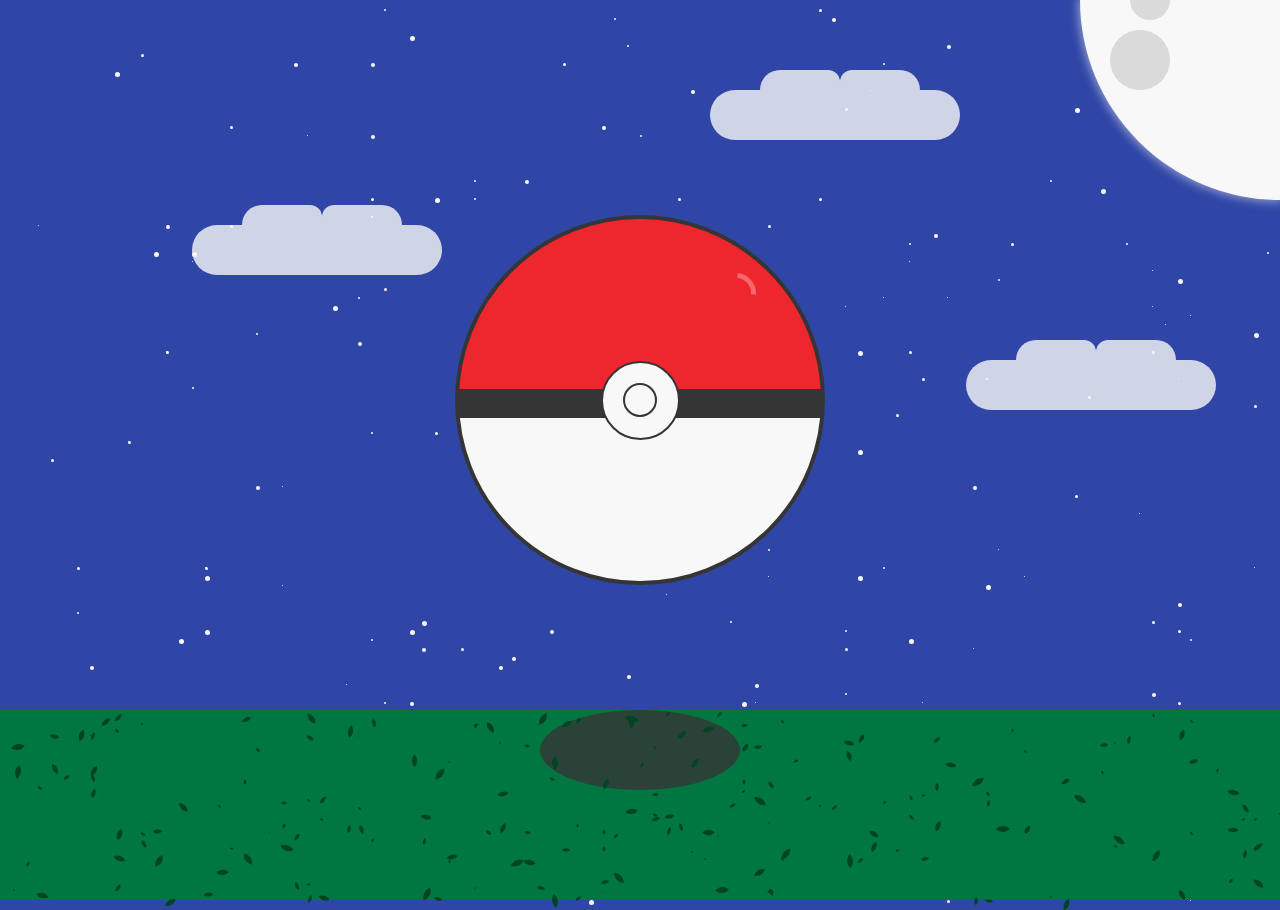
<file: animations/pokeball/pokeball.html>
<!DOCTYPE html>
<html lang="pt-BR">
<head>
  <meta charset="UTF-8">
  <meta http-equiv="X-UA-Compatible" content="IE=edge">
  <meta name="viewport" content="width=device-width, initial-scale=1.0">
  <link rel="stylesheet" href="./pokeball.css">
  <title>CSS Drawings - Pokeball</title>
</head>
<body>
  <div class="moon"></div>
  <ul class="clouds" data-js="clouds"></ul>
  <ul class="stars" data-js="stars"></ul>
  <div class="pokeball-container">
    <div class="reflection"></div>
  </div>
  <ul class="grasses" data-js="grasses"></ul>

  <script src="./pokeball.js"></script>
</body>
</html>
</file>
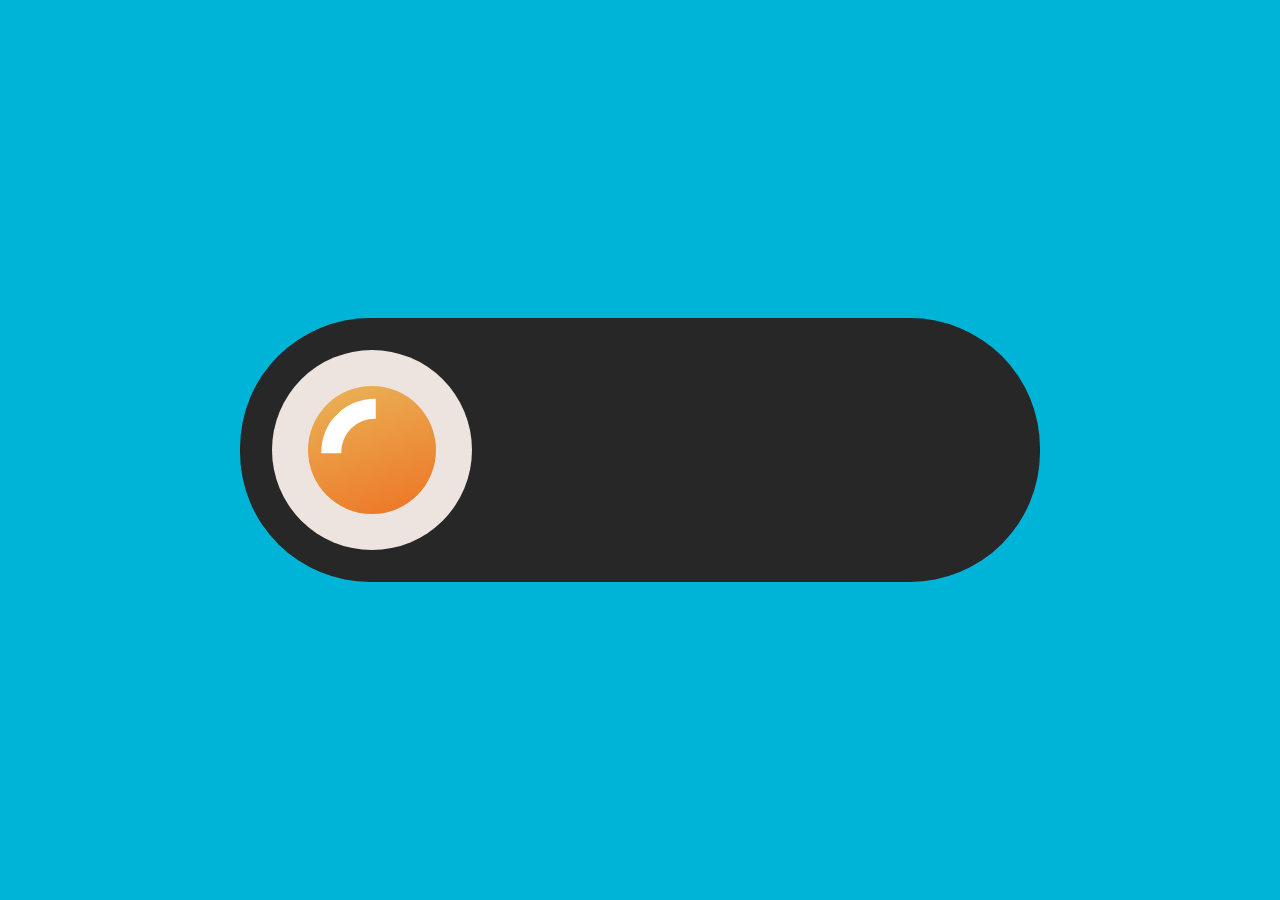
<file: drawings/toggle-egg/toggle-egg.html>
<!DOCTYPE html>
<html lang="en">
<head>
  <meta charset="UTF-8">
  <meta http-equiv="X-UA-Compatible" content="IE=edge">
  <meta name="viewport" content="width=device-width, initial-scale=1.0">
  <link rel="stylesheet" href="./toggle-egg.css">
  <title>CSS Drawings - Toggle Egg</title>
</head>
<body>
  <div class="toggle-container">
    <div class="toggle-egg" data-toggle></div>
  </div>

  <script src="./toggle-egg.js"></script>
</body>
</html>
</file>
<file: animations/pokeball/pokeball.css>
* {
  margin: 0;
  padding: 0;
  outline: 0;
  -webkit-box-sizing: border-box;
          box-sizing: border-box;
}

body {
  background: #3046a7;
  overflow: hidden;
  height: 100vh;
  display: -webkit-box;
  display: -ms-flexbox;
  display: flex;
  -webkit-box-orient: vertical;
  -webkit-box-direction: normal;
      -ms-flex-direction: column;
          flex-direction: column;
}

ul {
  list-style: none;
}

.moon {
  width: 12.5rem;
  height: 12.5rem;
  margin-left: auto;
  position: relative;
  background: #f8f8f8;
  border-radius: 0 0 0 100%;
  -webkit-box-shadow: 0 0 0.625rem 0.125rem rgba(248, 248, 248, 0.5);
          box-shadow: 0 0 0.625rem 0.125rem rgba(248, 248, 248, 0.5);
  -webkit-animation: bright 10s infinite;
          animation: bright 10s infinite;
}

@-webkit-keyframes bright {
  0%, 100% {
    -webkit-box-shadow: 0 0 0.625rem 0.125rem rgba(248, 248, 248, 0.5);
            box-shadow: 0 0 0.625rem 0.125rem rgba(248, 248, 248, 0.5);
  }
  50% {
    -webkit-box-shadow: 0 0 0 0 rgba(248, 248, 248, 0.5);
            box-shadow: 0 0 0 0 rgba(248, 248, 248, 0.5);
  }
}

@keyframes bright {
  0%, 100% {
    -webkit-box-shadow: 0 0 0.625rem 0.125rem rgba(248, 248, 248, 0.5);
            box-shadow: 0 0 0.625rem 0.125rem rgba(248, 248, 248, 0.5);
  }
  50% {
    -webkit-box-shadow: 0 0 0 0 rgba(248, 248, 248, 0.5);
            box-shadow: 0 0 0 0 rgba(248, 248, 248, 0.5);
  }
}

.moon::before {
  content: '';
  position: absolute;
  width: 30%;
  height: 30%;
  border-radius: 50%;
  background: rgba(172, 172, 172, 0.4);
  top: 1.875rem;
  left: 1.875rem;
}

.moon::after {
  content: '';
  position: absolute;
  width: 20%;
  height: 20%;
  border-radius: 50%;
  background: rgba(172, 172, 172, 0.4);
  top: -1.25rem;
  left: 3.125rem;
}

.cloud {
  width: 15.6rem;
  height: 3.125rem;
  background: rgba(248, 248, 248, 0.8);
  border-radius: 2.5rem;
  position: absolute;
  -webkit-animation: move 50s infinite;
          animation: move 50s infinite;
}

.cloud::before, .cloud::after {
  content: '';
  position: absolute;
  background: rgba(248, 248, 248, 0.8);
  height: 1.25rem;
  width: 5rem;
  top: -1.25rem;
}

.cloud::before {
  left: 3.125rem;
  border-radius: 3.125rem 1.875rem 0 0;
}

.cloud::after {
  right: 2.5rem;
  border-radius: 1.875rem 3.125rem 0 0;
}

@-webkit-keyframes move {
  0%, 100% {
    -webkit-transform: translateX(0);
            transform: translateX(0);
  }
  50% {
    -webkit-transform: translateX(-10vw);
            transform: translateX(-10vw);
  }
}

@keyframes move {
  0%, 100% {
    -webkit-transform: translateX(0);
            transform: translateX(0);
  }
  50% {
    -webkit-transform: translateX(-10vw);
            transform: translateX(-10vw);
  }
}

.cloud:nth-child(1) {
  top: 25%;
  left: 15%;
}

.cloud:nth-child(2) {
  top: 40%;
  right: 5%;
}

.cloud:nth-child(3) {
  top: 10%;
  right: 25%;
}

.star {
  background: #f8f8f8;
  border-radius: 50%;
  position: absolute;
  -webkit-animation: star 0.2s 0s linear;
          animation: star 0.2s 0s linear;
  z-index: -1;
}

@-webkit-keyframes star {
  0%, 100% {
    opacity: 1;
  }
  30% {
    opacity: 0;
  }
}

@keyframes star {
  0%, 100% {
    opacity: 1;
  }
  30% {
    opacity: 0;
  }
}

.star:nth-child(1) {
  width: 2px;
  height: 2px;
  top: 24%;
  left: 29%;
  -webkit-animation-delay: 1s;
          animation-delay: 1s;
}

.star:nth-child(2) {
  width: 2px;
  height: 2px;
  top: 100%;
  left: 100%;
  -webkit-animation-delay: 2s;
          animation-delay: 2s;
}

.star:nth-child(3) {
  width: 1px;
  height: 1px;
  top: 64%;
  left: 80%;
  -webkit-animation-delay: 3s;
          animation-delay: 3s;
}

.star:nth-child(4) {
  width: 5px;
  height: 5px;
  top: 95%;
  left: 18%;
  -webkit-animation-delay: 4s;
          animation-delay: 4s;
}

.star:nth-child(5) {
  width: 1px;
  height: 1px;
  top: 61%;
  left: 78%;
  -webkit-animation-delay: 5s;
          animation-delay: 5s;
}

.star:nth-child(6) {
  width: 2px;
  height: 2px;
  top: 63%;
  left: 16%;
  -webkit-animation-delay: 6s;
          animation-delay: 6s;
}

.star:nth-child(7) {
  width: 2px;
  height: 2px;
  top: 20%;
  left: 37%;
  -webkit-animation-delay: 7s;
          animation-delay: 7s;
}

.star:nth-child(8) {
  width: 1px;
  height: 1px;
  top: 29%;
  left: 71%;
  -webkit-animation-delay: 8s;
          animation-delay: 8s;
}

.star:nth-child(9) {
  width: 3px;
  height: 3px;
  top: 63%;
  left: 6%;
  -webkit-animation-delay: 9s;
          animation-delay: 9s;
}

.star:nth-child(10) {
  width: 3px;
  height: 3px;
  top: 32%;
  left: 30%;
  -webkit-animation-delay: 10s;
          animation-delay: 10s;
}

.star:nth-child(11) {
  width: 1px;
  height: 1px;
  top: 80%;
  left: 37%;
  -webkit-animation-delay: 11s;
          animation-delay: 11s;
}

.star:nth-child(12) {
  width: 3px;
  height: 3px;
  top: 46%;
  left: 70%;
  -webkit-animation-delay: 12s;
          animation-delay: 12s;
}

.star:nth-child(13) {
  width: 5px;
  height: 5px;
  top: 50%;
  left: 67%;
  -webkit-animation-delay: 13s;
          animation-delay: 13s;
}

.star:nth-child(14) {
  width: 1px;
  height: 1px;
  top: 72%;
  left: 76%;
  -webkit-animation-delay: 14s;
          animation-delay: 14s;
}

.star:nth-child(15) {
  width: 1px;
  height: 1px;
  top: 34%;
  left: 90%;
  -webkit-animation-delay: 15s;
          animation-delay: 15s;
}

.star:nth-child(16) {
  width: 1px;
  height: 1px;
  top: 64%;
  left: 60%;
  -webkit-animation-delay: 16s;
          animation-delay: 16s;
}

.star:nth-child(17) {
  width: 3px;
  height: 3px;
  top: 72%;
  left: 66%;
  -webkit-animation-delay: 17s;
          animation-delay: 17s;
}

.star:nth-child(18) {
  width: 2px;
  height: 2px;
  top: 69%;
  left: 57%;
  -webkit-animation-delay: 18s;
          animation-delay: 18s;
}

.star:nth-child(19) {
  width: 1px;
  height: 1px;
  top: 1%;
  left: 93%;
  -webkit-animation-delay: 19s;
          animation-delay: 19s;
}

.star:nth-child(20) {
  width: 4px;
  height: 4px;
  top: 25%;
  left: 13%;
  -webkit-animation-delay: 20s;
          animation-delay: 20s;
}

.star:nth-child(21) {
  width: 1px;
  height: 1px;
  top: 29%;
  left: 15%;
  -webkit-animation-delay: 21s;
          animation-delay: 21s;
}

.star:nth-child(22) {
  width: 2px;
  height: 2px;
  top: 95%;
  left: 78%;
  -webkit-animation-delay: 22s;
          animation-delay: 22s;
}

.star:nth-child(23) {
  width: 1px;
  height: 1px;
  top: 78%;
  left: 72%;
  -webkit-animation-delay: 23s;
          animation-delay: 23s;
}

.star:nth-child(24) {
  width: 5px;
  height: 5px;
  top: 57%;
  left: 54%;
  -webkit-animation-delay: 24s;
          animation-delay: 24s;
}

.star:nth-child(25) {
  width: 3px;
  height: 3px;
  top: 63%;
  left: 16%;
  -webkit-animation-delay: 25s;
          animation-delay: 25s;
}

.star:nth-child(26) {
  width: 2px;
  height: 2px;
  top: 5%;
  left: 49%;
  -webkit-animation-delay: 26s;
          animation-delay: 26s;
}

.star:nth-child(27) {
  width: 2px;
  height: 2px;
  top: 95%;
  left: 71%;
  -webkit-animation-delay: 27s;
          animation-delay: 27s;
}

.star:nth-child(28) {
  width: 3px;
  height: 3px;
  top: 55%;
  left: 84%;
  -webkit-animation-delay: 28s;
          animation-delay: 28s;
}

.star:nth-child(29) {
  width: 2px;
  height: 2px;
  top: 71%;
  left: 29%;
  -webkit-animation-delay: 29s;
          animation-delay: 29s;
}

.star:nth-child(30) {
  width: 1px;
  height: 1px;
  top: 36%;
  left: 91%;
  -webkit-animation-delay: 30s;
          animation-delay: 30s;
}

.star:nth-child(31) {
  width: 3px;
  height: 3px;
  top: 61%;
  left: 44%;
  -webkit-animation-delay: 31s;
          animation-delay: 31s;
}

.star:nth-child(32) {
  width: 4px;
  height: 4px;
  top: 74%;
  left: 39%;
  -webkit-animation-delay: 32s;
          animation-delay: 32s;
}

.star:nth-child(33) {
  width: 1px;
  height: 1px;
  top: 63%;
  left: 98%;
  -webkit-animation-delay: 33s;
          animation-delay: 33s;
}

.star:nth-child(34) {
  width: 1px;
  height: 1px;
  top: 15%;
  left: 24%;
  -webkit-animation-delay: 34s;
          animation-delay: 34s;
}

.star:nth-child(35) {
  width: 2px;
  height: 2px;
  top: 27%;
  left: 88%;
  -webkit-animation-delay: 35s;
          animation-delay: 35s;
}

.star:nth-child(36) {
  width: 3px;
  height: 3px;
  top: 51%;
  left: 4%;
  -webkit-animation-delay: 36s;
          animation-delay: 36s;
}

.star:nth-child(37) {
  width: 3px;
  height: 3px;
  top: 44%;
  left: 85%;
  -webkit-animation-delay: 37s;
          animation-delay: 37s;
}

.star:nth-child(38) {
  width: 2px;
  height: 2px;
  top: 14%;
  left: 91%;
  -webkit-animation-delay: 38s;
          animation-delay: 38s;
}

.star:nth-child(39) {
  width: 3px;
  height: 3px;
  top: 78%;
  left: 92%;
  -webkit-animation-delay: 39s;
          animation-delay: 39s;
}

.star:nth-child(40) {
  width: 1px;
  height: 1px;
  top: 30%;
  left: 90%;
  -webkit-animation-delay: 40s;
          animation-delay: 40s;
}

.star:nth-child(41) {
  width: 4px;
  height: 4px;
  top: 75%;
  left: 49%;
  -webkit-animation-delay: 41s;
          animation-delay: 41s;
}

.star:nth-child(42) {
  width: 2px;
  height: 2px;
  top: 94%;
  left: 54%;
  -webkit-animation-delay: 42s;
          animation-delay: 42s;
}

.star:nth-child(43) {
  width: 3px;
  height: 3px;
  top: 4%;
  left: 98%;
  -webkit-animation-delay: 43s;
          animation-delay: 43s;
}

.star:nth-child(44) {
  width: 2px;
  height: 2px;
  top: 94%;
  left: 59%;
  -webkit-animation-delay: 44s;
          animation-delay: 44s;
}

.star:nth-child(45) {
  width: 5px;
  height: 5px;
  top: 78%;
  left: 58%;
  -webkit-animation-delay: 45s;
          animation-delay: 45s;
}

.star:nth-child(46) {
  width: 5px;
  height: 5px;
  top: 84%;
  left: 80%;
  -webkit-animation-delay: 46s;
          animation-delay: 46s;
}

.star:nth-child(47) {
  width: 4px;
  height: 4px;
  top: 2%;
  left: 65%;
  -webkit-animation-delay: 47s;
          animation-delay: 47s;
}

.star:nth-child(48) {
  width: 1px;
  height: 1px;
  top: 57%;
  left: 89%;
  -webkit-animation-delay: 48s;
          animation-delay: 48s;
}

.star:nth-child(49) {
  width: 1px;
  height: 1px;
  top: 34%;
  left: 66%;
  -webkit-animation-delay: 49s;
          animation-delay: 49s;
}

.star:nth-child(50) {
  width: 1px;
  height: 1px;
  top: 78%;
  left: 59%;
  -webkit-animation-delay: 50s;
          animation-delay: 50s;
}

.star:nth-child(51) {
  width: 2px;
  height: 2px;
  top: 34%;
  left: 39%;
  -webkit-animation-delay: 51s;
          animation-delay: 51s;
}

.star:nth-child(52) {
  width: 5px;
  height: 5px;
  top: 21%;
  left: 86%;
  -webkit-animation-delay: 52s;
          animation-delay: 52s;
}

.star:nth-child(53) {
  width: 5px;
  height: 5px;
  top: 28%;
  left: 15%;
  -webkit-animation-delay: 53s;
          animation-delay: 53s;
}

.star:nth-child(54) {
  width: 2px;
  height: 2px;
  top: 48%;
  left: 29%;
  -webkit-animation-delay: 54s;
          animation-delay: 54s;
}

.star:nth-child(55) {
  width: 2px;
  height: 2px;
  top: 2%;
  left: 48%;
  -webkit-animation-delay: 55s;
          animation-delay: 55s;
}

.star:nth-child(56) {
  width: 2px;
  height: 2px;
  top: 98%;
  left: 91%;
  -webkit-animation-delay: 56s;
          animation-delay: 56s;
}

.star:nth-child(57) {
  width: 5px;
  height: 5px;
  top: 70%;
  left: 32%;
  -webkit-animation-delay: 57s;
          animation-delay: 57s;
}

.star:nth-child(58) {
  width: 2px;
  height: 2px;
  top: 39%;
  left: 13%;
  -webkit-animation-delay: 58s;
          animation-delay: 58s;
}

.star:nth-child(59) {
  width: 4px;
  height: 4px;
  top: 98%;
  left: 39%;
  -webkit-animation-delay: 59s;
          animation-delay: 59s;
}

.star:nth-child(60) {
  width: 5px;
  height: 5px;
  top: 100%;
  left: 46%;
  -webkit-animation-delay: 60s;
          animation-delay: 60s;
}

.star:nth-child(61) {
  width: 5px;
  height: 5px;
  top: 96%;
  left: 50%;
  -webkit-animation-delay: 61s;
          animation-delay: 61s;
}

.star:nth-child(62) {
  width: 4px;
  height: 4px;
  top: 82%;
  left: 79%;
  -webkit-animation-delay: 62s;
          animation-delay: 62s;
}

.star:nth-child(63) {
  width: 3px;
  height: 3px;
  top: 38%;
  left: 44%;
  -webkit-animation-delay: 63s;
          animation-delay: 63s;
}

.star:nth-child(64) {
  width: 3px;
  height: 3px;
  top: 49%;
  left: 10%;
  -webkit-animation-delay: 64s;
          animation-delay: 64s;
}

.star:nth-child(65) {
  width: 1px;
  height: 1px;
  top: 80%;
  left: 38%;
  -webkit-animation-delay: 65s;
          animation-delay: 65s;
}

.star:nth-child(66) {
  width: 3px;
  height: 3px;
  top: 39%;
  left: 13%;
  -webkit-animation-delay: 66s;
          animation-delay: 66s;
}

.star:nth-child(67) {
  width: 2px;
  height: 2px;
  top: 63%;
  left: 69%;
  -webkit-animation-delay: 67s;
          animation-delay: 67s;
}

.star:nth-child(68) {
  width: 1px;
  height: 1px;
  top: 33%;
  left: 69%;
  -webkit-animation-delay: 68s;
          animation-delay: 68s;
}

.star:nth-child(69) {
  width: 2px;
  height: 2px;
  top: 98%;
  left: 77%;
  -webkit-animation-delay: 69s;
          animation-delay: 69s;
}

.star:nth-child(70) {
  width: 5px;
  height: 5px;
  top: 71%;
  left: 71%;
  -webkit-animation-delay: 70s;
          animation-delay: 70s;
}

.star:nth-child(71) {
  width: 4px;
  height: 4px;
  top: 7%;
  left: 29%;
  -webkit-animation-delay: 71s;
          animation-delay: 71s;
}

.star:nth-child(72) {
  width: 1px;
  height: 1px;
  top: 66%;
  left: 52%;
  -webkit-animation-delay: 72s;
          animation-delay: 72s;
}

.star:nth-child(73) {
  width: 2px;
  height: 2px;
  top: 22%;
  left: 37%;
  -webkit-animation-delay: 73s;
          animation-delay: 73s;
}

.star:nth-child(74) {
  width: 1px;
  height: 1px;
  top: 44%;
  left: 60%;
  -webkit-animation-delay: 74s;
          animation-delay: 74s;
}

.star:nth-child(75) {
  width: 2px;
  height: 2px;
  top: 31%;
  left: 78%;
  -webkit-animation-delay: 75s;
          animation-delay: 75s;
}

.star:nth-child(76) {
  width: 4px;
  height: 4px;
  top: 14%;
  left: 47%;
  -webkit-animation-delay: 76s;
          animation-delay: 76s;
}

.star:nth-child(77) {
  width: 5px;
  height: 5px;
  top: 71%;
  left: 100%;
  -webkit-animation-delay: 77s;
          animation-delay: 77s;
}

.star:nth-child(78) {
  width: 4px;
  height: 4px;
  top: 95%;
  left: 18%;
  -webkit-animation-delay: 78s;
          animation-delay: 78s;
}

.star:nth-child(79) {
  width: 4px;
  height: 4px;
  top: 15%;
  left: 29%;
  -webkit-animation-delay: 79s;
          animation-delay: 79s;
}

.star:nth-child(80) {
  width: 2px;
  height: 2px;
  top: 61%;
  left: 60%;
  -webkit-animation-delay: 80s;
          animation-delay: 80s;
}

.star:nth-child(81) {
  width: 4px;
  height: 4px;
  top: 79%;
  left: 96%;
  -webkit-animation-delay: 81s;
          animation-delay: 81s;
}

.star:nth-child(82) {
  width: 2px;
  height: 2px;
  top: 78%;
  left: 30%;
  -webkit-animation-delay: 82s;
          animation-delay: 82s;
}

.star:nth-child(83) {
  width: 2px;
  height: 2px;
  top: 1%;
  left: 30%;
  -webkit-animation-delay: 83s;
          animation-delay: 83s;
}

.star:nth-child(84) {
  width: 3px;
  height: 3px;
  top: 39%;
  left: 71%;
  -webkit-animation-delay: 84s;
          animation-delay: 84s;
}

.star:nth-child(85) {
  width: 4px;
  height: 4px;
  top: 74%;
  left: 7%;
  -webkit-animation-delay: 85s;
          animation-delay: 85s;
}

.star:nth-child(86) {
  width: 1px;
  height: 1px;
  top: 46%;
  left: 50%;
  -webkit-animation-delay: 86s;
          animation-delay: 86s;
}

.star:nth-child(87) {
  width: 3px;
  height: 3px;
  top: 88%;
  left: 12%;
  -webkit-animation-delay: 87s;
          animation-delay: 87s;
}

.star:nth-child(88) {
  width: 4px;
  height: 4px;
  top: 20%;
  left: 41%;
  -webkit-animation-delay: 88s;
          animation-delay: 88s;
}

.star:nth-child(89) {
  width: 4px;
  height: 4px;
  top: 7%;
  left: 23%;
  -webkit-animation-delay: 89s;
          animation-delay: 89s;
}

.star:nth-child(90) {
  width: 1px;
  height: 1px;
  top: 100%;
  left: 93%;
  -webkit-animation-delay: 90s;
          animation-delay: 90s;
}

.star:nth-child(91) {
  width: 2px;
  height: 2px;
  top: 71%;
  left: 93%;
  -webkit-animation-delay: 91s;
          animation-delay: 91s;
}

.star:nth-child(92) {
  width: 5px;
  height: 5px;
  top: 22%;
  left: 34%;
  -webkit-animation-delay: 92s;
          animation-delay: 92s;
}

.star:nth-child(93) {
  width: 2px;
  height: 2px;
  top: 28%;
  left: 99%;
  -webkit-animation-delay: 93s;
          animation-delay: 93s;
}

.star:nth-child(94) {
  width: 4px;
  height: 4px;
  top: 32%;
  left: 51%;
  -webkit-animation-delay: 94s;
          animation-delay: 94s;
}

.star:nth-child(95) {
  width: 1px;
  height: 1px;
  top: 49%;
  left: 10%;
  -webkit-animation-delay: 95s;
          animation-delay: 95s;
}

.star:nth-child(96) {
  width: 2px;
  height: 2px;
  top: 33%;
  left: 28%;
  -webkit-animation-delay: 96s;
          animation-delay: 96s;
}

.star:nth-child(97) {
  width: 3px;
  height: 3px;
  top: 12%;
  left: 66%;
  -webkit-animation-delay: 97s;
          animation-delay: 97s;
}

.star:nth-child(98) {
  width: 4px;
  height: 4px;
  top: 88%;
  left: 99%;
  -webkit-animation-delay: 98s;
          animation-delay: 98s;
}

.star:nth-child(99) {
  width: 1px;
  height: 1px;
  top: 40%;
  left: 62%;
  -webkit-animation-delay: 99s;
          animation-delay: 99s;
}

.star:nth-child(100) {
  width: 1px;
  height: 1px;
  top: 35%;
  left: 93%;
  -webkit-animation-delay: 100s;
          animation-delay: 100s;
}

.star:nth-child(101) {
  width: 4px;
  height: 4px;
  top: 5%;
  left: 74%;
  -webkit-animation-delay: 101s;
          animation-delay: 101s;
}

.star:nth-child(102) {
  width: 4px;
  height: 4px;
  top: 76%;
  left: 59%;
  -webkit-animation-delay: 102s;
          animation-delay: 102s;
}

.star:nth-child(103) {
  width: 5px;
  height: 5px;
  top: 30%;
  left: 58%;
  -webkit-animation-delay: 103s;
          animation-delay: 103s;
}

.star:nth-child(104) {
  width: 5px;
  height: 5px;
  top: 34%;
  left: 26%;
  -webkit-animation-delay: 104s;
          animation-delay: 104s;
}

.star:nth-child(105) {
  width: 3px;
  height: 3px;
  top: 48%;
  left: 34%;
  -webkit-animation-delay: 105s;
          animation-delay: 105s;
}

.star:nth-child(106) {
  width: 3px;
  height: 3px;
  top: 42%;
  left: 72%;
  -webkit-animation-delay: 106s;
          animation-delay: 106s;
}

.star:nth-child(107) {
  width: 1px;
  height: 1px;
  top: 80%;
  left: 40%;
  -webkit-animation-delay: 107s;
          animation-delay: 107s;
}

.star:nth-child(108) {
  width: 1px;
  height: 1px;
  top: 88%;
  left: 65%;
  -webkit-animation-delay: 108s;
          animation-delay: 108s;
}

.star:nth-child(109) {
  width: 5px;
  height: 5px;
  top: 85%;
  left: 6%;
  -webkit-animation-delay: 109s;
          animation-delay: 109s;
}

.star:nth-child(110) {
  width: 5px;
  height: 5px;
  top: 8%;
  left: 9%;
  -webkit-animation-delay: 110s;
          animation-delay: 110s;
}

.star:nth-child(111) {
  width: 5px;
  height: 5px;
  top: 4%;
  left: 32%;
  -webkit-animation-delay: 111s;
          animation-delay: 111s;
}

.star:nth-child(112) {
  width: 1px;
  height: 1px;
  top: 33%;
  left: 74%;
  -webkit-animation-delay: 112s;
          animation-delay: 112s;
}

.star:nth-child(113) {
  width: 4px;
  height: 4px;
  top: 46%;
  left: 40%;
  -webkit-animation-delay: 113s;
          animation-delay: 113s;
}

.star:nth-child(114) {
  width: 5px;
  height: 5px;
  top: 64%;
  left: 67%;
  -webkit-animation-delay: 114s;
          animation-delay: 114s;
}

.star:nth-child(115) {
  width: 1px;
  height: 1px;
  top: 52%;
  left: 48%;
  -webkit-animation-delay: 115s;
          animation-delay: 115s;
}

.star:nth-child(116) {
  width: 2px;
  height: 2px;
  top: 77%;
  left: 66%;
  -webkit-animation-delay: 116s;
          animation-delay: 116s;
}

.star:nth-child(117) {
  width: 5px;
  height: 5px;
  top: 98%;
  left: 22%;
  -webkit-animation-delay: 117s;
          animation-delay: 117s;
}

.star:nth-child(118) {
  width: 3px;
  height: 3px;
  top: 27%;
  left: 79%;
  -webkit-animation-delay: 118s;
          animation-delay: 118s;
}

.star:nth-child(119) {
  width: 5px;
  height: 5px;
  top: 70%;
  left: 16%;
  -webkit-animation-delay: 119s;
          animation-delay: 119s;
}

.star:nth-child(120) {
  width: 5px;
  height: 5px;
  top: 69%;
  left: 33%;
  -webkit-animation-delay: 120s;
          animation-delay: 120s;
}

.star:nth-child(121) {
  width: 4px;
  height: 4px;
  top: 85%;
  left: 2%;
  -webkit-animation-delay: 121s;
          animation-delay: 121s;
}

.star:nth-child(122) {
  width: 2px;
  height: 2px;
  top: 70%;
  left: 66%;
  -webkit-animation-delay: 122s;
          animation-delay: 122s;
}

.star:nth-child(123) {
  width: 2px;
  height: 2px;
  top: 37%;
  left: 20%;
  -webkit-animation-delay: 123s;
          animation-delay: 123s;
}

.star:nth-child(124) {
  width: 3px;
  height: 3px;
  top: 1%;
  left: 64%;
  -webkit-animation-delay: 124s;
          animation-delay: 124s;
}

.star:nth-child(125) {
  width: 4px;
  height: 4px;
  top: 26%;
  left: 73%;
  -webkit-animation-delay: 125s;
          animation-delay: 125s;
}

.star:nth-child(126) {
  width: 2px;
  height: 2px;
  top: 42%;
  left: 77%;
  -webkit-animation-delay: 126s;
          animation-delay: 126s;
}

.star:nth-child(127) {
  width: 5px;
  height: 5px;
  top: 59%;
  left: 55%;
  -webkit-animation-delay: 127s;
          animation-delay: 127s;
}

.star:nth-child(128) {
  width: 2px;
  height: 2px;
  top: 96%;
  left: 45%;
  -webkit-animation-delay: 128s;
          animation-delay: 128s;
}

.star:nth-child(129) {
  width: 3px;
  height: 3px;
  top: 72%;
  left: 36%;
  -webkit-animation-delay: 129s;
          animation-delay: 129s;
}

.star:nth-child(130) {
  width: 3px;
  height: 3px;
  top: 92%;
  left: 65%;
  -webkit-animation-delay: 130s;
          animation-delay: 130s;
}

.star:nth-child(131) {
  width: 4px;
  height: 4px;
  top: 67%;
  left: 92%;
  -webkit-animation-delay: 131s;
          animation-delay: 131s;
}

.star:nth-child(132) {
  width: 5px;
  height: 5px;
  top: 37%;
  left: 98%;
  -webkit-animation-delay: 132s;
          animation-delay: 132s;
}

.star:nth-child(133) {
  width: 3px;
  height: 3px;
  top: 22%;
  left: 53%;
  -webkit-animation-delay: 133s;
          animation-delay: 133s;
}

.star:nth-child(134) {
  width: 3px;
  height: 3px;
  top: 22%;
  left: 29%;
  -webkit-animation-delay: 134s;
          animation-delay: 134s;
}

.star:nth-child(135) {
  width: 2px;
  height: 2px;
  top: 59%;
  left: 51%;
  -webkit-animation-delay: 135s;
          animation-delay: 135s;
}

.star:nth-child(136) {
  width: 5px;
  height: 5px;
  top: 39%;
  left: 67%;
  -webkit-animation-delay: 136s;
          animation-delay: 136s;
}

.star:nth-child(137) {
  width: 4px;
  height: 4px;
  top: 57%;
  left: 55%;
  -webkit-animation-delay: 137s;
          animation-delay: 137s;
}

.star:nth-child(138) {
  width: 3px;
  height: 3px;
  top: 22%;
  left: 64%;
  -webkit-animation-delay: 138s;
          animation-delay: 138s;
}

.star:nth-child(139) {
  width: 5px;
  height: 5px;
  top: 96%;
  left: 53%;
  -webkit-animation-delay: 139s;
          animation-delay: 139s;
}

.star:nth-child(140) {
  width: 1px;
  height: 1px;
  top: 83%;
  left: 88%;
  -webkit-animation-delay: 140s;
          animation-delay: 140s;
}

.star:nth-child(141) {
  width: 5px;
  height: 5px;
  top: 12%;
  left: 84%;
  -webkit-animation-delay: 141s;
          animation-delay: 141s;
}

.star:nth-child(142) {
  width: 3px;
  height: 3px;
  top: 39%;
  left: 90%;
  -webkit-animation-delay: 142s;
          animation-delay: 142s;
}

.star:nth-child(143) {
  width: 5px;
  height: 5px;
  top: 97%;
  left: 50%;
  -webkit-animation-delay: 143s;
          animation-delay: 143s;
}

.star:nth-child(144) {
  width: 2px;
  height: 2px;
  top: 27%;
  left: 71%;
  -webkit-animation-delay: 144s;
          animation-delay: 144s;
}

.star:nth-child(145) {
  width: 3px;
  height: 3px;
  top: 45%;
  left: 98%;
  -webkit-animation-delay: 145s;
          animation-delay: 145s;
}

.star:nth-child(146) {
  width: 5px;
  height: 5px;
  top: 28%;
  left: 12%;
  -webkit-animation-delay: 146s;
          animation-delay: 146s;
}

.star:nth-child(147) {
  width: 1px;
  height: 1px;
  top: 47%;
  left: 37%;
  -webkit-animation-delay: 147s;
          animation-delay: 147s;
}

.star:nth-child(148) {
  width: 3px;
  height: 3px;
  top: 44%;
  left: 64%;
  -webkit-animation-delay: 148s;
          animation-delay: 148s;
}

.star:nth-child(149) {
  width: 1px;
  height: 1px;
  top: 85%;
  left: 9%;
  -webkit-animation-delay: 149s;
          animation-delay: 149s;
}

.star:nth-child(150) {
  width: 4px;
  height: 4px;
  top: 70%;
  left: 43%;
  -webkit-animation-delay: 150s;
          animation-delay: 150s;
}

.star:nth-child(151) {
  width: 1px;
  height: 1px;
  top: 65%;
  left: 22%;
  -webkit-animation-delay: 151s;
          animation-delay: 151s;
}

.star:nth-child(152) {
  width: 5px;
  height: 5px;
  top: 9%;
  left: 86%;
  -webkit-animation-delay: 152s;
          animation-delay: 152s;
}

.star:nth-child(153) {
  width: 2px;
  height: 2px;
  top: 15%;
  left: 50%;
  -webkit-animation-delay: 153s;
          animation-delay: 153s;
}

.star:nth-child(154) {
  width: 4px;
  height: 4px;
  top: 54%;
  left: 20%;
  -webkit-animation-delay: 154s;
          animation-delay: 154s;
}

.star:nth-child(155) {
  width: 4px;
  height: 4px;
  top: 10%;
  left: 54%;
  -webkit-animation-delay: 155s;
          animation-delay: 155s;
}

.star:nth-child(156) {
  width: 4px;
  height: 4px;
  top: 81%;
  left: 22%;
  -webkit-animation-delay: 156s;
          animation-delay: 156s;
}

.star:nth-child(157) {
  width: 4px;
  height: 4px;
  top: 73%;
  left: 40%;
  -webkit-animation-delay: 157s;
          animation-delay: 157s;
}

.star:nth-child(158) {
  width: 2px;
  height: 2px;
  top: 7%;
  left: 69%;
  -webkit-animation-delay: 158s;
          animation-delay: 158s;
}

.star:nth-child(159) {
  width: 1px;
  height: 1px;
  top: 25%;
  left: 3%;
  -webkit-animation-delay: 159s;
          animation-delay: 159s;
}

.star:nth-child(160) {
  width: 4px;
  height: 4px;
  top: 72%;
  left: 33%;
  -webkit-animation-delay: 160s;
          animation-delay: 160s;
}

.star:nth-child(161) {
  width: 1px;
  height: 1px;
  top: 42%;
  left: 92%;
  -webkit-animation-delay: 161s;
          animation-delay: 161s;
}

.star:nth-child(162) {
  width: 4px;
  height: 4px;
  top: 77%;
  left: 90%;
  -webkit-animation-delay: 162s;
          animation-delay: 162s;
}

.star:nth-child(163) {
  width: 1px;
  height: 1px;
  top: 10%;
  left: 68%;
  -webkit-animation-delay: 163s;
          animation-delay: 163s;
}

.star:nth-child(164) {
  width: 5px;
  height: 5px;
  top: 83%;
  left: 43%;
  -webkit-animation-delay: 164s;
          animation-delay: 164s;
}

.star:nth-child(165) {
  width: 2px;
  height: 2px;
  top: 48%;
  left: 55%;
  -webkit-animation-delay: 165s;
          animation-delay: 165s;
}

.star:nth-child(166) {
  width: 3px;
  height: 3px;
  top: 100%;
  left: 74%;
  -webkit-animation-delay: 166s;
          animation-delay: 166s;
}

.star:nth-child(167) {
  width: 2px;
  height: 2px;
  top: 94%;
  left: 40%;
  -webkit-animation-delay: 167s;
          animation-delay: 167s;
}

.star:nth-child(168) {
  width: 2px;
  height: 2px;
  top: 34%;
  left: 38%;
  -webkit-animation-delay: 168s;
          animation-delay: 168s;
}

.star:nth-child(169) {
  width: 3px;
  height: 3px;
  top: 70%;
  left: 92%;
  -webkit-animation-delay: 169s;
          animation-delay: 169s;
}

.star:nth-child(170) {
  width: 3px;
  height: 3px;
  top: 14%;
  left: 18%;
  -webkit-animation-delay: 170s;
          animation-delay: 170s;
}

.star:nth-child(171) {
  width: 5px;
  height: 5px;
  top: 90%;
  left: 44%;
  -webkit-animation-delay: 171s;
          animation-delay: 171s;
}

.star:nth-child(172) {
  width: 4px;
  height: 4px;
  top: 38%;
  left: 28%;
  -webkit-animation-delay: 172s;
          animation-delay: 172s;
}

.star:nth-child(173) {
  width: 2px;
  height: 2px;
  top: 20%;
  left: 82%;
  -webkit-animation-delay: 173s;
          animation-delay: 173s;
}

.star:nth-child(174) {
  width: 1px;
  height: 1px;
  top: 54%;
  left: 22%;
  -webkit-animation-delay: 174s;
          animation-delay: 174s;
}

.star:nth-child(175) {
  width: 5px;
  height: 5px;
  top: 65%;
  left: 77%;
  -webkit-animation-delay: 175s;
          animation-delay: 175s;
}

.star:nth-child(176) {
  width: 4px;
  height: 4px;
  top: 21%;
  left: 98%;
  -webkit-animation-delay: 176s;
          animation-delay: 176s;
}

.star:nth-child(177) {
  width: 3px;
  height: 3px;
  top: 25%;
  left: 18%;
  -webkit-animation-delay: 177s;
          animation-delay: 177s;
}

.star:nth-child(178) {
  width: 5px;
  height: 5px;
  top: 71%;
  left: 14%;
  -webkit-animation-delay: 178s;
          animation-delay: 178s;
}

.star:nth-child(179) {
  width: 2px;
  height: 2px;
  top: 86%;
  left: 16%;
  -webkit-animation-delay: 179s;
          animation-delay: 179s;
}

.star:nth-child(180) {
  width: 3px;
  height: 3px;
  top: 7%;
  left: 44%;
  -webkit-animation-delay: 180s;
          animation-delay: 180s;
}

.star:nth-child(181) {
  width: 1px;
  height: 1px;
  top: 84%;
  left: 39%;
  -webkit-animation-delay: 181s;
          animation-delay: 181s;
}

.star:nth-child(182) {
  width: 5px;
  height: 5px;
  top: 64%;
  left: 16%;
  -webkit-animation-delay: 182s;
          animation-delay: 182s;
}

.star:nth-child(183) {
  width: 3px;
  height: 3px;
  top: 69%;
  left: 90%;
  -webkit-animation-delay: 183s;
          animation-delay: 183s;
}

.star:nth-child(184) {
  width: 5px;
  height: 5px;
  top: 31%;
  left: 92%;
  -webkit-animation-delay: 184s;
          animation-delay: 184s;
}

.star:nth-child(185) {
  width: 1px;
  height: 1px;
  top: 33%;
  left: 41%;
  -webkit-animation-delay: 185s;
          animation-delay: 185s;
}

.star:nth-child(186) {
  width: 1px;
  height: 1px;
  top: 98%;
  left: 30%;
  -webkit-animation-delay: 186s;
          animation-delay: 186s;
}

.star:nth-child(187) {
  width: 2px;
  height: 2px;
  top: 43%;
  left: 15%;
  -webkit-animation-delay: 187s;
          animation-delay: 187s;
}

.star:nth-child(188) {
  width: 4px;
  height: 4px;
  top: 50%;
  left: 54%;
  -webkit-animation-delay: 188s;
          animation-delay: 188s;
}

.star:nth-child(189) {
  width: 4px;
  height: 4px;
  top: 95%;
  left: 62%;
  -webkit-animation-delay: 189s;
          animation-delay: 189s;
}

.star:nth-child(190) {
  width: 3px;
  height: 3px;
  top: 26%;
  left: 48%;
  -webkit-animation-delay: 190s;
          animation-delay: 190s;
}

.star:nth-child(191) {
  width: 1px;
  height: 1px;
  top: 76%;
  left: 27%;
  -webkit-animation-delay: 191s;
          animation-delay: 191s;
}

.star:nth-child(192) {
  width: 4px;
  height: 4px;
  top: 54%;
  left: 76%;
  -webkit-animation-delay: 192s;
          animation-delay: 192s;
}

.star:nth-child(193) {
  width: 2px;
  height: 2px;
  top: 68%;
  left: 6%;
  -webkit-animation-delay: 193s;
          animation-delay: 193s;
}

.star:nth-child(194) {
  width: 4px;
  height: 4px;
  top: 78%;
  left: 32%;
  -webkit-animation-delay: 194s;
          animation-delay: 194s;
}

.star:nth-child(195) {
  width: 2px;
  height: 2px;
  top: 40%;
  left: 48%;
  -webkit-animation-delay: 195s;
          animation-delay: 195s;
}

.star:nth-child(196) {
  width: 3px;
  height: 3px;
  top: 91%;
  left: 63%;
  -webkit-animation-delay: 196s;
          animation-delay: 196s;
}

.star:nth-child(197) {
  width: 3px;
  height: 3px;
  top: 6%;
  left: 11%;
  -webkit-animation-delay: 197s;
          animation-delay: 197s;
}

.star:nth-child(198) {
  width: 4px;
  height: 4px;
  top: 91%;
  left: 99%;
  -webkit-animation-delay: 198s;
          animation-delay: 198s;
}

.star:nth-child(199) {
  width: 3px;
  height: 3px;
  top: 25%;
  left: 60%;
  -webkit-animation-delay: 199s;
          animation-delay: 199s;
}

.star:nth-child(200) {
  width: 3px;
  height: 3px;
  top: 49%;
  left: 53%;
  -webkit-animation-delay: 200s;
          animation-delay: 200s;
}

.pokeball-container {
  background: -webkit-gradient(linear, left top, left bottom, color-stop(0, #ee262e), color-stop(47%, #ee262e), color-stop(47%, #353536), color-stop(55%, #353536), color-stop(55%, #f8f8f8), to(#f8f8f8));
  background: linear-gradient(to bottom, #ee262e 0, #ee262e 47%, #353536 47%, #353536 55%, #f8f8f8 55%, #f8f8f8 100%);
  width: 23.125rem;
  height: 23.125rem;
  margin: 0 auto;
  border-radius: 50%;
  border: 0.25rem solid #353536;
  display: -ms-grid;
  display: grid;
  place-items: center;
  -webkit-animation: up 2s infinite;
          animation: up 2s infinite;
  -webkit-transform: translateY(0.938rem);
          transform: translateY(0.938rem);
}

.pokeball-container::before {
  content: '';
  height: 4.688rem;
  width: 4.688rem;
  background: #f8f8f8;
  border: 0.125rem solid #353536;
  border-radius: 50%;
}

.pokeball-container::after {
  content: '';
  height: 1.875rem;
  width: 1.875rem;
  background: #f8f8f8;
  border-radius: 50%;
  position: absolute;
  border: 0.125rem solid #353536;
  -webkit-animation: blink 1s infinite;
          animation: blink 1s infinite;
}

@-webkit-keyframes blink {
  70% {
    background: rgba(238, 38, 46, 0.7);
  }
}

@keyframes blink {
  70% {
    background: rgba(238, 38, 46, 0.7);
  }
}

@-webkit-keyframes up {
  20%, 40%, 50% {
    -webkit-transform: translateY(0.938rem);
            transform: translateY(0.938rem);
  }
  30% {
    -webkit-transform: translateY(1.25rem);
            transform: translateY(1.25rem);
  }
  45% {
    -webkit-transform: rotate(-10deg);
            transform: rotate(-10deg);
  }
}

@keyframes up {
  20%, 40%, 50% {
    -webkit-transform: translateY(0.938rem);
            transform: translateY(0.938rem);
  }
  30% {
    -webkit-transform: translateY(1.25rem);
            transform: translateY(1.25rem);
  }
  45% {
    -webkit-transform: rotate(-10deg);
            transform: rotate(-10deg);
  }
}

.pokeball-container .reflection {
  width: 2.5rem;
  height: 2.5rem;
  border: solid 0.313rem white;
  border-color: transparent transparent transparent rgba(255, 255, 255, 0.3);
  border-radius: 50% 0 0 50%;
  position: absolute;
  -webkit-transform: rotate(140deg);
          transform: rotate(140deg);
  right: 18%;
  top: 15%;
}

.grasses {
  position: relative;
  background: #017740;
  max-height: 11.875rem;
  height: 100%;
  width: 100%;
  margin-top: auto;
  z-index: -1;
}

.grasses::before {
  content: '';
  height: 5rem;
  width: 12.5rem;
  background: rgba(53, 53, 54, 0.8);
  position: absolute;
  border-radius: 50%;
  left: 50%;
  -webkit-transform: translateX(-50%);
          transform: translateX(-50%);
  -webkit-animation: shadow 2s infinite;
          animation: shadow 2s infinite;
}

@-webkit-keyframes shadow {
  20%, 40%, 50% {
    height: 5rem;
    width: 12.5rem;
  }
  30% {
    height: 3.75rem;
    width: 13.125rem;
  }
}

@keyframes shadow {
  20%, 40%, 50% {
    height: 5rem;
    width: 12.5rem;
  }
  30% {
    height: 3.75rem;
    width: 13.125rem;
  }
}

.grasses .grass {
  position: absolute;
  background: #014425;
  border-radius: 0.625rem 0;
}

.grasses .grass:nth-child(1) {
  width: 8px;
  height: 8px;
  top: 30%;
  left: 7%;
  -webkit-animation-delay: 61s;
          animation-delay: 61s;
  -webkit-transform: rotate(165deg);
          transform: rotate(165deg);
}

.grasses .grass:nth-child(2) {
  width: 7px;
  height: 7px;
  top: 25%;
  left: 93%;
  -webkit-animation-delay: 68s;
          animation-delay: 68s;
  -webkit-transform: rotate(26deg);
          transform: rotate(26deg);
}

.grasses .grass:nth-child(3) {
  width: 8px;
  height: 8px;
  top: 97%;
  left: 25%;
  -webkit-animation-delay: 79s;
          animation-delay: 79s;
  -webkit-transform: rotate(242deg);
          transform: rotate(242deg);
}

.grasses .grass:nth-child(4) {
  width: 4px;
  height: 4px;
  top: 26%;
  left: 62%;
  -webkit-animation-delay: 36s;
          animation-delay: 36s;
  -webkit-transform: rotate(199deg);
          transform: rotate(199deg);
}

.grasses .grass:nth-child(5) {
  width: 2px;
  height: 2px;
  top: 59%;
  left: 60%;
  -webkit-animation-delay: 14s;
          animation-delay: 14s;
  -webkit-transform: rotate(142deg);
          transform: rotate(142deg);
}

.grasses .grass:nth-child(6) {
  width: 6px;
  height: 6px;
  top: 65%;
  left: 23%;
  -webkit-animation-delay: 41s;
          animation-delay: 41s;
  -webkit-transform: rotate(170deg);
          transform: rotate(170deg);
}

.grasses .grass:nth-child(7) {
  width: 9px;
  height: 9px;
  top: 76%;
  left: 9%;
  -webkit-animation-delay: 52s;
          animation-delay: 52s;
  -webkit-transform: rotate(64deg);
          transform: rotate(64deg);
}

.grasses .grass:nth-child(8) {
  width: 3px;
  height: 3px;
  top: 10%;
  left: 79%;
  -webkit-animation-delay: 19s;
          animation-delay: 19s;
  -webkit-transform: rotate(151deg);
          transform: rotate(151deg);
}

.grasses .grass:nth-child(9) {
  width: 4px;
  height: 4px;
  top: 40%;
  left: 3%;
  -webkit-animation-delay: 29s;
          animation-delay: 29s;
  -webkit-transform: rotate(83deg);
          transform: rotate(83deg);
}

.grasses .grass:nth-child(10) {
  width: 10px;
  height: 10px;
  top: 77%;
  left: 66%;
  -webkit-animation-delay: 34s;
          animation-delay: 34s;
  -webkit-transform: rotate(312deg);
          transform: rotate(312deg);
}

.grasses .grass:nth-child(11) {
  width: 4px;
  height: 4px;
  top: 20%;
  left: 20%;
  -webkit-animation-delay: 50s;
          animation-delay: 50s;
  -webkit-transform: rotate(89deg);
          transform: rotate(89deg);
}

.grasses .grass:nth-child(12) {
  width: 7px;
  height: 7px;
  top: 61%;
  left: 80%;
  -webkit-animation-delay: 92s;
          animation-delay: 92s;
  -webkit-transform: rotate(349deg);
          transform: rotate(349deg);
}

.grasses .grass:nth-child(13) {
  width: 3px;
  height: 3px;
  top: 32%;
  left: 86%;
  -webkit-animation-delay: 2s;
          animation-delay: 2s;
  -webkit-transform: rotate(118deg);
          transform: rotate(118deg);
}

.grasses .grass:nth-child(14) {
  width: 6px;
  height: 6px;
  top: 74%;
  left: 97%;
  -webkit-animation-delay: 4s;
          animation-delay: 4s;
  -webkit-transform: rotate(328deg);
          transform: rotate(328deg);
}

.grasses .grass:nth-child(15) {
  width: 3px;
  height: 3px;
  top: 48%;
  left: 69%;
  -webkit-animation-delay: 86s;
          animation-delay: 86s;
  -webkit-transform: rotate(183deg);
          transform: rotate(183deg);
}

.grasses .grass:nth-child(16) {
  width: 9px;
  height: 9px;
  top: 4%;
  left: 49%;
  -webkit-animation-delay: 58s;
          animation-delay: 58s;
  -webkit-transform: rotate(318deg);
          transform: rotate(318deg);
}

.grasses .grass:nth-child(17) {
  width: 4px;
  height: 4px;
  top: 37%;
  left: 58%;
  -webkit-animation-delay: 48s;
          animation-delay: 48s;
  -webkit-transform: rotate(312deg);
          transform: rotate(312deg);
}

.grasses .grass:nth-child(18) {
  width: 4px;
  height: 4px;
  top: 35%;
  left: 43%;
  -webkit-animation-delay: 6s;
          animation-delay: 6s;
  -webkit-transform: rotate(245deg);
          transform: rotate(245deg);
}

.grasses .grass:nth-child(19) {
  width: 5px;
  height: 5px;
  top: 43%;
  left: 51%;
  -webkit-animation-delay: 63s;
          animation-delay: 63s;
  -webkit-transform: rotate(36deg);
          transform: rotate(36deg);
}

.grasses .grass:nth-child(20) {
  width: 3px;
  height: 3px;
  top: 78%;
  left: 61%;
  -webkit-animation-delay: 69s;
          animation-delay: 69s;
  -webkit-transform: rotate(98deg);
          transform: rotate(98deg);
}

.grasses .grass:nth-child(21) {
  width: 8px;
  height: 8px;
  top: 70%;
  left: 98%;
  -webkit-animation-delay: 35s;
          animation-delay: 35s;
  -webkit-transform: rotate(187deg);
          transform: rotate(187deg);
}

.grasses .grass:nth-child(22) {
  width: 5px;
  height: 5px;
  top: 1%;
  left: 56%;
  -webkit-animation-delay: 84s;
          animation-delay: 84s;
  -webkit-transform: rotate(359deg);
          transform: rotate(359deg);
}

.grasses .grass:nth-child(23) {
  width: 4px;
  height: 4px;
  top: 54%;
  left: 51%;
  -webkit-animation-delay: 8s;
          animation-delay: 8s;
  -webkit-transform: rotate(69deg);
          transform: rotate(69deg);
}

.grasses .grass:nth-child(24) {
  width: 4px;
  height: 4px;
  top: 80%;
  left: 2%;
  -webkit-animation-delay: 35s;
          animation-delay: 35s;
  -webkit-transform: rotate(163deg);
          transform: rotate(163deg);
}

.grasses .grass:nth-child(25) {
  width: 8px;
  height: 8px;
  top: 4%;
  left: 8%;
  -webkit-animation-delay: 68s;
          animation-delay: 68s;
  -webkit-transform: rotate(185deg);
          transform: rotate(185deg);
}

.grasses .grass:nth-child(26) {
  width: 10px;
  height: 10px;
  top: 70%;
  left: 22%;
  -webkit-animation-delay: 69s;
          animation-delay: 69s;
  -webkit-transform: rotate(244deg);
          transform: rotate(244deg);
}

.grasses .grass:nth-child(27) {
  width: 9px;
  height: 9px;
  top: 95%;
  left: 3%;
  -webkit-animation-delay: 36s;
          animation-delay: 36s;
  -webkit-transform: rotate(59deg);
          transform: rotate(59deg);
}

.grasses .grass:nth-child(28) {
  width: 6px;
  height: 6px;
  top: 72%;
  left: 44%;
  -webkit-animation-delay: 96s;
          animation-delay: 96s;
  -webkit-transform: rotate(225deg);
          transform: rotate(225deg);
}

.grasses .grass:nth-child(29) {
  width: 6px;
  height: 6px;
  top: 98%;
  left: 34%;
  -webkit-animation-delay: 85s;
          animation-delay: 85s;
  -webkit-transform: rotate(238deg);
          transform: rotate(238deg);
}

.grasses .grass:nth-child(30) {
  width: 8px;
  height: 8px;
  top: 75%;
  left: 35%;
  -webkit-animation-delay: 48s;
          animation-delay: 48s;
  -webkit-transform: rotate(34deg);
          transform: rotate(34deg);
}

.grasses .grass:nth-child(31) {
  width: 3px;
  height: 3px;
  top: 72%;
  left: 18%;
  -webkit-animation-delay: 65s;
          animation-delay: 65s;
  -webkit-transform: rotate(61deg);
          transform: rotate(61deg);
}

.grasses .grass:nth-child(32) {
  width: 3px;
  height: 3px;
  top: 60%;
  left: 45%;
  -webkit-animation-delay: 80s;
          animation-delay: 80s;
  -webkit-transform: rotate(145deg);
          transform: rotate(145deg);
}

.grasses .grass:nth-child(33) {
  width: 10px;
  height: 10px;
  top: 31%;
  left: 34%;
  -webkit-animation-delay: 75s;
          animation-delay: 75s;
  -webkit-transform: rotate(175deg);
          transform: rotate(175deg);
}

.grasses .grass:nth-child(34) {
  width: 6px;
  height: 6px;
  top: 91%;
  left: 23%;
  -webkit-animation-delay: 21s;
          animation-delay: 21s;
  -webkit-transform: rotate(115deg);
          transform: rotate(115deg);
}

.grasses .grass:nth-child(35) {
  width: 2px;
  height: 2px;
  top: 66%;
  left: 56%;
  -webkit-animation-delay: 7s;
          animation-delay: 7s;
  -webkit-transform: rotate(320deg);
          transform: rotate(320deg);
}

.grasses .grass:nth-child(36) {
  width: 4px;
  height: 4px;
  top: 64%;
  left: 11%;
  -webkit-animation-delay: 96s;
          animation-delay: 96s;
  -webkit-transform: rotate(252deg);
          transform: rotate(252deg);
}

.grasses .grass:nth-child(37) {
  width: 1px;
  height: 1px;
  top: 96%;
  left: 47%;
  -webkit-animation-delay: 41s;
          animation-delay: 41s;
  -webkit-transform: rotate(204deg);
          transform: rotate(204deg);
}

.grasses .grass:nth-child(38) {
  width: 8px;
  height: 8px;
  top: 53%;
  left: 100%;
  -webkit-animation-delay: 25s;
          animation-delay: 25s;
  -webkit-transform: rotate(60deg);
          transform: rotate(60deg);
}

.grasses .grass:nth-child(39) {
  width: 9px;
  height: 9px;
  top: 83%;
  left: 17%;
  -webkit-animation-delay: 36s;
          animation-delay: 36s;
  -webkit-transform: rotate(43deg);
          transform: rotate(43deg);
}

.grasses .grass:nth-child(40) {
  width: 10px;
  height: 10px;
  top: 98%;
  left: 43%;
  -webkit-animation-delay: 6s;
          animation-delay: 6s;
  -webkit-transform: rotate(304deg);
          transform: rotate(304deg);
}

.grasses .grass:nth-child(41) {
  width: 7px;
  height: 7px;
  top: 61%;
  left: 28%;
  -webkit-animation-delay: 40s;
          animation-delay: 40s;
  -webkit-transform: rotate(115deg);
          transform: rotate(115deg);
}

.grasses .grass:nth-child(42) {
  width: 9px;
  height: 9px;
  top: 99%;
  left: 13%;
  -webkit-animation-delay: 62s;
          animation-delay: 62s;
  -webkit-transform: rotate(193deg);
          transform: rotate(193deg);
}

.grasses .grass:nth-child(43) {
  width: 2px;
  height: 2px;
  top: 50%;
  left: 64%;
  -webkit-animation-delay: 15s;
          animation-delay: 15s;
  -webkit-transform: rotate(224deg);
          transform: rotate(224deg);
}

.grasses .grass:nth-child(44) {
  width: 1px;
  height: 1px;
  top: 13%;
  left: 7%;
  -webkit-animation-delay: 30s;
          animation-delay: 30s;
  -webkit-transform: rotate(89deg);
          transform: rotate(89deg);
}

.grasses .grass:nth-child(45) {
  width: 2px;
  height: 2px;
  top: 98%;
  left: 82%;
  -webkit-animation-delay: 25s;
          animation-delay: 25s;
  -webkit-transform: rotate(123deg);
          transform: rotate(123deg);
}

.grasses .grass:nth-child(46) {
  width: 8px;
  height: 8px;
  top: 95%;
  left: 92%;
  -webkit-animation-delay: 84s;
          animation-delay: 84s;
  -webkit-transform: rotate(285deg);
          transform: rotate(285deg);
}

.grasses .grass:nth-child(47) {
  width: 9px;
  height: 9px;
  top: 89%;
  left: 98%;
  -webkit-animation-delay: 50s;
          animation-delay: 50s;
  -webkit-transform: rotate(84deg);
          transform: rotate(84deg);
}

.grasses .grass:nth-child(48) {
  width: 3px;
  height: 3px;
  top: 64%;
  left: 93%;
  -webkit-animation-delay: 83s;
          animation-delay: 83s;
  -webkit-transform: rotate(283deg);
          transform: rotate(283deg);
}

.grasses .grass:nth-child(49) {
  width: 1px;
  height: 1px;
  top: 82%;
  left: 7%;
  -webkit-animation-delay: 12s;
          animation-delay: 12s;
  -webkit-transform: rotate(208deg);
          transform: rotate(208deg);
}

.grasses .grass:nth-child(50) {
  width: 5px;
  height: 5px;
  top: 98%;
  left: 45%;
  -webkit-animation-delay: 66s;
          animation-delay: 66s;
  -webkit-transform: rotate(12deg);
          transform: rotate(12deg);
}

.grasses .grass:nth-child(51) {
  width: 8px;
  height: 8px;
  top: 11%;
  left: 92%;
  -webkit-animation-delay: 57s;
          animation-delay: 57s;
  -webkit-transform: rotate(333deg);
          transform: rotate(333deg);
}

.grasses .grass:nth-child(52) {
  width: 4px;
  height: 4px;
  top: 28%;
  left: 50%;
  -webkit-animation-delay: 36s;
          animation-delay: 36s;
  -webkit-transform: rotate(341deg);
          transform: rotate(341deg);
}

.grasses .grass:nth-child(53) {
  width: 10px;
  height: 10px;
  top: 35%;
  left: 76%;
  -webkit-animation-delay: 77s;
          animation-delay: 77s;
  -webkit-transform: rotate(195deg);
          transform: rotate(195deg);
}

.grasses .grass:nth-child(54) {
  width: 3px;
  height: 3px;
  top: 51%;
  left: 28%;
  -webkit-animation-delay: 26s;
          animation-delay: 26s;
  -webkit-transform: rotate(75deg);
          transform: rotate(75deg);
}

.grasses .grass:nth-child(55) {
  width: 5px;
  height: 5px;
  top: 68%;
  left: 33%;
  -webkit-animation-delay: 12s;
          animation-delay: 12s;
  -webkit-transform: rotate(326deg);
          transform: rotate(326deg);
}

.grasses .grass:nth-child(56) {
  width: 3px;
  height: 3px;
  top: 50%;
  left: 17%;
  -webkit-animation-delay: 64s;
          animation-delay: 64s;
  -webkit-transform: rotate(101deg);
          transform: rotate(101deg);
}

.grasses .grass:nth-child(57) {
  width: 6px;
  height: 6px;
  top: 34%;
  left: 7%;
  -webkit-animation-delay: 90s;
          animation-delay: 90s;
  -webkit-transform: rotate(114deg);
          transform: rotate(114deg);
}

.grasses .grass:nth-child(58) {
  width: 9px;
  height: 9px;
  top: 9%;
  left: 27%;
  -webkit-animation-delay: 98s;
          animation-delay: 98s;
  -webkit-transform: rotate(325deg);
          transform: rotate(325deg);
}

.grasses .grass:nth-child(59) {
  width: 9px;
  height: 9px;
  top: 62%;
  left: 55%;
  -webkit-animation-delay: 79s;
          animation-delay: 79s;
  -webkit-transform: rotate(44deg);
          transform: rotate(44deg);
}

.grasses .grass:nth-child(60) {
  width: 6px;
  height: 6px;
  top: 61%;
  left: 27%;
  -webkit-animation-delay: 60s;
          animation-delay: 60s;
  -webkit-transform: rotate(330deg);
          transform: rotate(330deg);
}

.grasses .grass:nth-child(61) {
  width: 1px;
  height: 1px;
  top: 45%;
  left: 8%;
  -webkit-animation-delay: 74s;
          animation-delay: 74s;
  -webkit-transform: rotate(4deg);
          transform: rotate(4deg);
}

.grasses .grass:nth-child(62) {
  width: 6px;
  height: 6px;
  top: 14%;
  left: 73%;
  -webkit-animation-delay: 59s;
          animation-delay: 59s;
  -webkit-transform: rotate(184deg);
          transform: rotate(184deg);
}

.grasses .grass:nth-child(63) {
  width: 6px;
  height: 6px;
  top: 98%;
  left: 24%;
  -webkit-animation-delay: 43s;
          animation-delay: 43s;
  -webkit-transform: rotate(159deg);
          transform: rotate(159deg);
}

.grasses .grass:nth-child(64) {
  width: 3px;
  height: 3px;
  top: 78%;
  left: 90%;
  -webkit-animation-delay: 66s;
          animation-delay: 66s;
  -webkit-transform: rotate(232deg);
          transform: rotate(232deg);
}

.grasses .grass:nth-child(65) {
  width: 7px;
  height: 7px;
  top: 95%;
  left: 16%;
  -webkit-animation-delay: 86s;
          animation-delay: 86s;
  -webkit-transform: rotate(219deg);
          transform: rotate(219deg);
}

.grasses .grass:nth-child(66) {
  width: 2px;
  height: 2px;
  top: 74%;
  left: 54%;
  -webkit-animation-delay: 9s;
          animation-delay: 9s;
  -webkit-transform: rotate(256deg);
          transform: rotate(256deg);
}

.grasses .grass:nth-child(67) {
  width: 3px;
  height: 3px;
  top: 47%;
  left: 24%;
  -webkit-animation-delay: 46s;
          animation-delay: 46s;
  -webkit-transform: rotate(101deg);
          transform: rotate(101deg);
}

.grasses .grass:nth-child(68) {
  width: 10px;
  height: 10px;
  top: 78%;
  left: 40%;
  -webkit-animation-delay: 28s;
          animation-delay: 28s;
  -webkit-transform: rotate(202deg);
          transform: rotate(202deg);
}

.grasses .grass:nth-child(69) {
  width: 6px;
  height: 6px;
  top: 77%;
  left: 72%;
  -webkit-animation-delay: 39s;
          animation-delay: 39s;
  -webkit-transform: rotate(212deg);
          transform: rotate(212deg);
}

.grasses .grass:nth-child(70) {
  width: 3px;
  height: 3px;
  top: 71%;
  left: 87%;
  -webkit-animation-delay: 63s;
          animation-delay: 63s;
  -webkit-transform: rotate(42deg);
          transform: rotate(42deg);
}

.grasses .grass:nth-child(71) {
  width: 8px;
  height: 8px;
  top: 26%;
  left: 54%;
  -webkit-animation-delay: 19s;
          animation-delay: 19s;
  -webkit-transform: rotate(353deg);
          transform: rotate(353deg);
}

.grasses .grass:nth-child(72) {
  width: 9px;
  height: 9px;
  top: 41%;
  left: 96%;
  -webkit-animation-delay: 84s;
          animation-delay: 84s;
  -webkit-transform: rotate(235deg);
          transform: rotate(235deg);
}

.grasses .grass:nth-child(73) {
  width: 2px;
  height: 2px;
  top: 78%;
  left: 55%;
  -webkit-animation-delay: 45s;
          animation-delay: 45s;
  -webkit-transform: rotate(36deg);
          transform: rotate(36deg);
}

.grasses .grass:nth-child(74) {
  width: 7px;
  height: 7px;
  top: 62%;
  left: 12%;
  -webkit-animation-delay: 74s;
          animation-delay: 74s;
  -webkit-transform: rotate(218deg);
          transform: rotate(218deg);
}

.grasses .grass:nth-child(75) {
  width: 6px;
  height: 6px;
  top: 69%;
  left: 11%;
  -webkit-animation-delay: 66s;
          animation-delay: 66s;
  -webkit-transform: rotate(107deg);
          transform: rotate(107deg);
}

.grasses .grass:nth-child(76) {
  width: 4px;
  height: 4px;
  top: 48%;
  left: 22%;
  -webkit-animation-delay: 100s;
          animation-delay: 100s;
  -webkit-transform: rotate(222deg);
          transform: rotate(222deg);
}

.grasses .grass:nth-child(77) {
  width: 10px;
  height: 10px;
  top: 94%;
  left: 33%;
  -webkit-animation-delay: 7s;
          animation-delay: 7s;
  -webkit-transform: rotate(163deg);
          transform: rotate(163deg);
}

.grasses .grass:nth-child(78) {
  width: 6px;
  height: 6px;
  top: 13%;
  left: 24%;
  -webkit-animation-delay: 50s;
          animation-delay: 50s;
  -webkit-transform: rotate(258deg);
          transform: rotate(258deg);
}

.grasses .grass:nth-child(79) {
  width: 10px;
  height: 10px;
  top: 77%;
  left: 12%;
  -webkit-animation-delay: 36s;
          animation-delay: 36s;
  -webkit-transform: rotate(166deg);
          transform: rotate(166deg);
}

.grasses .grass:nth-child(80) {
  width: 6px;
  height: 6px;
  top: 94%;
  left: 60%;
  -webkit-animation-delay: 38s;
          animation-delay: 38s;
  -webkit-transform: rotate(290deg);
          transform: rotate(290deg);
}

.grasses .grass:nth-child(81) {
  width: 9px;
  height: 9px;
  top: 8%;
  left: 55%;
  -webkit-animation-delay: 93s;
          animation-delay: 93s;
  -webkit-transform: rotate(208deg);
          transform: rotate(208deg);
}

.grasses .grass:nth-child(82) {
  width: 7px;
  height: 7px;
  top: 42%;
  left: 7%;
  -webkit-animation-delay: 53s;
          animation-delay: 53s;
  -webkit-transform: rotate(152deg);
          transform: rotate(152deg);
}

.grasses .grass:nth-child(83) {
  width: 9px;
  height: 9px;
  top: 24%;
  left: 32%;
  -webkit-animation-delay: 53s;
          animation-delay: 53s;
  -webkit-transform: rotate(315deg);
          transform: rotate(315deg);
}

.grasses .grass:nth-child(84) {
  width: 6px;
  height: 6px;
  top: 46%;
  left: 25%;
  -webkit-animation-delay: 12s;
          animation-delay: 12s;
  -webkit-transform: rotate(356deg);
          transform: rotate(356deg);
}

.grasses .grass:nth-child(85) {
  width: 3px;
  height: 3px;
  top: 5%;
  left: 61%;
  -webkit-animation-delay: 53s;
          animation-delay: 53s;
  -webkit-transform: rotate(294deg);
          transform: rotate(294deg);
}

.grasses .grass:nth-child(86) {
  width: 1px;
  height: 1px;
  top: 45%;
  left: 96%;
  -webkit-animation-delay: 92s;
          animation-delay: 92s;
  -webkit-transform: rotate(59deg);
          transform: rotate(59deg);
}

.grasses .grass:nth-child(87) {
  width: 7px;
  height: 7px;
  top: 3%;
  left: 19%;
  -webkit-animation-delay: 33s;
          animation-delay: 33s;
  -webkit-transform: rotate(198deg);
          transform: rotate(198deg);
}

.grasses .grass:nth-child(88) {
  width: 1px;
  height: 1px;
  top: 14%;
  left: 28%;
  -webkit-animation-delay: 34s;
          animation-delay: 34s;
  -webkit-transform: rotate(252deg);
          transform: rotate(252deg);
}

.grasses .grass:nth-child(89) {
  width: 6px;
  height: 6px;
  top: 89%;
  left: 47%;
  -webkit-animation-delay: 17s;
          animation-delay: 17s;
  -webkit-transform: rotate(213deg);
          transform: rotate(213deg);
}

.grasses .grass:nth-child(90) {
  width: 3px;
  height: 3px;
  top: 19%;
  left: 51%;
  -webkit-animation-delay: 17s;
          animation-delay: 17s;
  -webkit-transform: rotate(296deg);
          transform: rotate(296deg);
}

.grasses .grass:nth-child(91) {
  width: 6px;
  height: 6px;
  top: 99%;
  left: 77%;
  -webkit-animation-delay: 74s;
          animation-delay: 74s;
  -webkit-transform: rotate(234deg);
          transform: rotate(234deg);
}

.grasses .grass:nth-child(92) {
  width: 6px;
  height: 6px;
  top: 38%;
  left: 60%;
  -webkit-animation-delay: 72s;
          animation-delay: 72s;
  -webkit-transform: rotate(94deg);
          transform: rotate(94deg);
}

.grasses .grass:nth-child(93) {
  width: 9px;
  height: 9px;
  top: 78%;
  left: 41%;
  -webkit-animation-delay: 23s;
          animation-delay: 23s;
  -webkit-transform: rotate(57deg);
          transform: rotate(57deg);
}

.grasses .grass:nth-child(94) {
  width: 5px;
  height: 5px;
  top: 50%;
  left: 65%;
  -webkit-animation-delay: 7s;
          animation-delay: 7s;
  -webkit-transform: rotate(4deg);
          transform: rotate(4deg);
}

.grasses .grass:nth-child(95) {
  width: 4px;
  height: 4px;
  top: 37%;
  left: 19%;
  -webkit-animation-delay: 92s;
          animation-delay: 92s;
  -webkit-transform: rotate(139deg);
          transform: rotate(139deg);
}

.grasses .grass:nth-child(96) {
  width: 7px;
  height: 7px;
  top: 50%;
  left: 97%;
  -webkit-animation-delay: 40s;
          animation-delay: 40s;
  -webkit-transform: rotate(97deg);
          transform: rotate(97deg);
}

.grasses .grass:nth-child(97) {
  width: 6px;
  height: 6px;
  top: 56%;
  left: 51%;
  -webkit-animation-delay: 29s;
          animation-delay: 29s;
  -webkit-transform: rotate(28deg);
          transform: rotate(28deg);
}

.grasses .grass:nth-child(98) {
  width: 3px;
  height: 3px;
  top: 91%;
  left: 24%;
  -webkit-animation-delay: 5s;
          animation-delay: 5s;
  -webkit-transform: rotate(228deg);
          transform: rotate(228deg);
}

.grasses .grass:nth-child(99) {
  width: 1px;
  height: 1px;
  top: 81%;
  left: 27%;
  -webkit-animation-delay: 41s;
          animation-delay: 41s;
  -webkit-transform: rotate(142deg);
          transform: rotate(142deg);
}

.grasses .grass:nth-child(100) {
  width: 9px;
  height: 9px;
  top: 100%;
  left: 83%;
  -webkit-animation-delay: 28s;
          animation-delay: 28s;
  -webkit-transform: rotate(157deg);
          transform: rotate(157deg);
}

.grasses .grass:nth-child(101) {
  width: 8px;
  height: 8px;
  top: 54%;
  left: 33%;
  -webkit-animation-delay: 65s;
          animation-delay: 65s;
  -webkit-transform: rotate(234deg);
          transform: rotate(234deg);
}

.grasses .grass:nth-child(102) {
  width: 9px;
  height: 9px;
  top: 63%;
  left: 9%;
  -webkit-animation-delay: 80s;
          animation-delay: 80s;
  -webkit-transform: rotate(332deg);
          transform: rotate(332deg);
}

.grasses .grass:nth-child(103) {
  width: 6px;
  height: 6px;
  top: 39%;
  left: 73%;
  -webkit-animation-delay: 28s;
          animation-delay: 28s;
  -webkit-transform: rotate(137deg);
          transform: rotate(137deg);
}

.grasses .grass:nth-child(104) {
  width: 3px;
  height: 3px;
  top: 57%;
  left: 25%;
  -webkit-animation-delay: 48s;
          animation-delay: 48s;
  -webkit-transform: rotate(253deg);
          transform: rotate(253deg);
}

.grasses .grass:nth-child(105) {
  width: 3px;
  height: 3px;
  top: 57%;
  left: 98%;
  -webkit-animation-delay: 30s;
          animation-delay: 30s;
  -webkit-transform: rotate(168deg);
          transform: rotate(168deg);
}

.grasses .grass:nth-child(106) {
  width: 6px;
  height: 6px;
  top: 62%;
  left: 52%;
  -webkit-animation-delay: 78s;
          animation-delay: 78s;
  -webkit-transform: rotate(335deg);
          transform: rotate(335deg);
}

.grasses .grass:nth-child(107) {
  width: 7px;
  height: 7px;
  top: 12%;
  left: 4%;
  -webkit-animation-delay: 39s;
          animation-delay: 39s;
  -webkit-transform: rotate(237deg);
          transform: rotate(237deg);
}

.grasses .grass:nth-child(108) {
  width: 7px;
  height: 7px;
  top: 2%;
  left: 9%;
  -webkit-animation-delay: 49s;
          animation-delay: 49s;
  -webkit-transform: rotate(177deg);
          transform: rotate(177deg);
}

.grasses .grass:nth-child(109) {
  width: 10px;
  height: 10px;
  top: 25%;
  left: 43%;
  -webkit-animation-delay: 49s;
          animation-delay: 49s;
  -webkit-transform: rotate(131deg);
          transform: rotate(131deg);
}

.grasses .grass:nth-child(110) {
  width: 10px;
  height: 10px;
  top: 86%;
  left: 48%;
  -webkit-animation-delay: 95s;
          animation-delay: 95s;
  -webkit-transform: rotate(92deg);
          transform: rotate(92deg);
}

.grasses .grass:nth-child(111) {
  width: 8px;
  height: 8px;
  top: 5%;
  left: 44%;
  -webkit-animation-delay: 31s;
          animation-delay: 31s;
  -webkit-transform: rotate(16deg);
          transform: rotate(16deg);
}

.grasses .grass:nth-child(112) {
  width: 3px;
  height: 3px;
  top: 42%;
  left: 58%;
  -webkit-animation-delay: 60s;
          animation-delay: 60s;
  -webkit-transform: rotate(191deg);
          transform: rotate(191deg);
}

.grasses .grass:nth-child(113) {
  width: 8px;
  height: 8px;
  top: 42%;
  left: 39%;
  -webkit-animation-delay: 20s;
          animation-delay: 20s;
  -webkit-transform: rotate(34deg);
          transform: rotate(34deg);
}

.grasses .grass:nth-child(114) {
  width: 6px;
  height: 6px;
  top: 12%;
  left: 7%;
  -webkit-animation-delay: 74s;
          animation-delay: 74s;
  -webkit-transform: rotate(333deg);
          transform: rotate(333deg);
}

.grasses .grass:nth-child(115) {
  width: 9px;
  height: 9px;
  top: 2%;
  left: 24%;
  -webkit-animation-delay: 20s;
          animation-delay: 20s;
  -webkit-transform: rotate(276deg);
          transform: rotate(276deg);
}

.grasses .grass:nth-child(116) {
  width: 3px;
  height: 3px;
  top: 44%;
  left: 72%;
  -webkit-animation-delay: 52s;
          animation-delay: 52s;
  -webkit-transform: rotate(210deg);
          transform: rotate(210deg);
}

.grasses .grass:nth-child(117) {
  width: 5px;
  height: 5px;
  top: 55%;
  left: 71%;
  -webkit-animation-delay: 86s;
          animation-delay: 86s;
  -webkit-transform: rotate(270deg);
          transform: rotate(270deg);
}

.grasses .grass:nth-child(118) {
  width: 5px;
  height: 5px;
  top: 4%;
  left: 45%;
  -webkit-animation-delay: 32s;
          animation-delay: 32s;
  -webkit-transform: rotate(174deg);
          transform: rotate(174deg);
}

.grasses .grass:nth-child(119) {
  width: 4px;
  height: 4px;
  top: 89%;
  left: 96%;
  -webkit-animation-delay: 19s;
          animation-delay: 19s;
  -webkit-transform: rotate(172deg);
          transform: rotate(172deg);
}

.grasses .grass:nth-child(120) {
  width: 3px;
  height: 3px;
  top: 21%;
  left: 80%;
  -webkit-animation-delay: 58s;
          animation-delay: 58s;
  -webkit-transform: rotate(82deg);
          transform: rotate(82deg);
}

.grasses .grass:nth-child(121) {
  width: 3px;
  height: 3px;
  top: 31%;
  left: 95%;
  -webkit-animation-delay: 5s;
          animation-delay: 5s;
  -webkit-transform: rotate(335deg);
          transform: rotate(335deg);
}

.grasses .grass:nth-child(122) {
  width: 2px;
  height: 2px;
  top: 17%;
  left: 87%;
  -webkit-animation-delay: 16s;
          animation-delay: 16s;
  -webkit-transform: rotate(102deg);
          transform: rotate(102deg);
}

.grasses .grass:nth-child(123) {
  width: 4px;
  height: 4px;
  top: 7%;
  left: 37%;
  -webkit-animation-delay: 90s;
          animation-delay: 90s;
  -webkit-transform: rotate(208deg);
          transform: rotate(208deg);
}

.grasses .grass:nth-child(124) {
  width: 5px;
  height: 5px;
  top: 63%;
  left: 41%;
  -webkit-animation-delay: 40s;
          animation-delay: 40s;
  -webkit-transform: rotate(57deg);
          transform: rotate(57deg);
}

.grasses .grass:nth-child(125) {
  width: 3px;
  height: 3px;
  top: 73%;
  left: 70%;
  -webkit-animation-delay: 97s;
          animation-delay: 97s;
  -webkit-transform: rotate(40deg);
          transform: rotate(40deg);
}

.grasses .grass:nth-child(126) {
  width: 10px;
  height: 10px;
  top: 45%;
  left: 59%;
  -webkit-animation-delay: 57s;
          animation-delay: 57s;
  -webkit-transform: rotate(258deg);
          transform: rotate(258deg);
}

.grasses .grass:nth-child(127) {
  width: 10px;
  height: 10px;
  top: 30%;
  left: 1%;
  -webkit-animation-delay: 50s;
          animation-delay: 50s;
  -webkit-transform: rotate(323deg);
          transform: rotate(323deg);
}

.grasses .grass:nth-child(128) {
  width: 1px;
  height: 1px;
  top: 64%;
  left: 21%;
  -webkit-animation-delay: 62s;
          animation-delay: 62s;
  -webkit-transform: rotate(204deg);
          transform: rotate(204deg);
}

.grasses .grass:nth-child(129) {
  width: 8px;
  height: 8px;
  top: 60%;
  left: 39%;
  -webkit-animation-delay: 41s;
          animation-delay: 41s;
  -webkit-transform: rotate(161deg);
          transform: rotate(161deg);
}

.grasses .grass:nth-child(130) {
  width: 10px;
  height: 10px;
  top: 66%;
  left: 87%;
  -webkit-animation-delay: 26s;
          animation-delay: 26s;
  -webkit-transform: rotate(262deg);
          transform: rotate(262deg);
}

.grasses .grass:nth-child(131) {
  width: 4px;
  height: 4px;
  top: 10%;
  left: 9%;
  -webkit-animation-delay: 99s;
          animation-delay: 99s;
  -webkit-transform: rotate(98deg);
          transform: rotate(98deg);
}

.grasses .grass:nth-child(132) {
  width: 8px;
  height: 8px;
  top: 27%;
  left: 74%;
  -webkit-animation-delay: 95s;
          animation-delay: 95s;
  -webkit-transform: rotate(232deg);
          transform: rotate(232deg);
}

.grasses .grass:nth-child(133) {
  width: 8px;
  height: 8px;
  top: 63%;
  left: 68%;
  -webkit-animation-delay: 56s;
          animation-delay: 56s;
  -webkit-transform: rotate(258deg);
          transform: rotate(258deg);
}

.grasses .grass:nth-child(134) {
  width: 4px;
  height: 4px;
  top: 1%;
  left: 52%;
  -webkit-animation-delay: 14s;
          animation-delay: 14s;
  -webkit-transform: rotate(349deg);
          transform: rotate(349deg);
}

.grasses .grass:nth-child(135) {
  width: 6px;
  height: 6px;
  top: 17%;
  left: 86%;
  -webkit-animation-delay: 35s;
          animation-delay: 35s;
  -webkit-transform: rotate(40deg);
          transform: rotate(40deg);
}

.grasses .grass:nth-child(136) {
  width: 7px;
  height: 7px;
  top: 36%;
  left: 83%;
  -webkit-animation-delay: 18s;
          animation-delay: 18s;
  -webkit-transform: rotate(197deg);
          transform: rotate(197deg);
}

.grasses .grass:nth-child(137) {
  width: 4px;
  height: 4px;
  top: 63%;
  left: 47%;
  -webkit-animation-delay: 56s;
          animation-delay: 56s;
  -webkit-transform: rotate(311deg);
          transform: rotate(311deg);
}

.grasses .grass:nth-child(138) {
  width: 7px;
  height: 7px;
  top: 54%;
  left: 52%;
  -webkit-animation-delay: 55s;
          animation-delay: 55s;
  -webkit-transform: rotate(32deg);
          transform: rotate(32deg);
}

.grasses .grass:nth-child(139) {
  width: 1px;
  height: 1px;
  top: 10%;
  left: 12%;
  -webkit-animation-delay: 62s;
          animation-delay: 62s;
  -webkit-transform: rotate(327deg);
          transform: rotate(327deg);
}

.grasses .grass:nth-child(140) {
  width: 2px;
  height: 2px;
  top: 27%;
  left: 35%;
  -webkit-animation-delay: 35s;
          animation-delay: 35s;
  -webkit-transform: rotate(101deg);
          transform: rotate(101deg);
}

.grasses .grass:nth-child(141) {
  width: 10px;
  height: 10px;
  top: 76%;
  left: 19%;
  -webkit-animation-delay: 47s;
          animation-delay: 47s;
  -webkit-transform: rotate(99deg);
          transform: rotate(99deg);
}

.grasses .grass:nth-child(142) {
  width: 3px;
  height: 3px;
  top: 72%;
  left: 98%;
  -webkit-animation-delay: 100s;
          animation-delay: 100s;
  -webkit-transform: rotate(34deg);
          transform: rotate(34deg);
}

.grasses .grass:nth-child(143) {
  width: 4px;
  height: 4px;
  top: 72%;
  left: 47%;
  -webkit-animation-delay: 36s;
          animation-delay: 36s;
  -webkit-transform: rotate(132deg);
          transform: rotate(132deg);
}

.grasses .grass:nth-child(144) {
  width: 5px;
  height: 5px;
  top: 45%;
  left: 63%;
  -webkit-animation-delay: 48s;
          animation-delay: 48s;
  -webkit-transform: rotate(195deg);
          transform: rotate(195deg);
}

.grasses .grass:nth-child(145) {
  width: 8px;
  height: 8px;
  top: 15%;
  left: 66%;
  -webkit-animation-delay: 55s;
          animation-delay: 55s;
  -webkit-transform: rotate(61deg);
          transform: rotate(61deg);
}

.grasses .grass:nth-child(146) {
  width: 2px;
  height: 2px;
  top: 93%;
  left: 37%;
  -webkit-animation-delay: 100s;
          animation-delay: 100s;
  -webkit-transform: rotate(163deg);
          transform: rotate(163deg);
}

.grasses .grass:nth-child(147) {
  width: 7px;
  height: 7px;
  top: 18%;
  left: 58%;
  -webkit-animation-delay: 75s;
          animation-delay: 75s;
  -webkit-transform: rotate(169deg);
          transform: rotate(169deg);
}

.grasses .grass:nth-child(148) {
  width: 1px;
  height: 1px;
  top: 91%;
  left: 50%;
  -webkit-animation-delay: 87s;
          animation-delay: 87s;
  -webkit-transform: rotate(97deg);
          transform: rotate(97deg);
}

.grasses .grass:nth-child(149) {
  width: 8px;
  height: 8px;
  top: 11%;
  left: 53%;
  -webkit-animation-delay: 51s;
          animation-delay: 51s;
  -webkit-transform: rotate(182deg);
          transform: rotate(182deg);
}

.grasses .grass:nth-child(150) {
  width: 4px;
  height: 4px;
  top: 18%;
  left: 41%;
  -webkit-animation-delay: 100s;
          animation-delay: 100s;
  -webkit-transform: rotate(234deg);
          transform: rotate(234deg);
}

.grasses .grass:nth-child(151) {
  width: 2px;
  height: 2px;
  top: 17%;
  left: 39%;
  -webkit-animation-delay: 83s;
          animation-delay: 83s;
  -webkit-transform: rotate(18deg);
          transform: rotate(18deg);
}

.grasses .grass:nth-child(152) {
  width: 3px;
  height: 3px;
  top: 8%;
  left: 37%;
  -webkit-animation-delay: 46s;
          animation-delay: 46s;
  -webkit-transform: rotate(302deg);
          transform: rotate(302deg);
}

.grasses .grass:nth-child(153) {
  width: 10px;
  height: 10px;
  top: 17%;
  left: 1%;
  -webkit-animation-delay: 34s;
          animation-delay: 34s;
  -webkit-transform: rotate(217deg);
          transform: rotate(217deg);
}

.grasses .grass:nth-child(154) {
  width: 10px;
  height: 10px;
  top: 2%;
  left: 42%;
  -webkit-animation-delay: 71s;
          animation-delay: 71s;
  -webkit-transform: rotate(345deg);
          transform: rotate(345deg);
}

.grasses .grass:nth-child(155) {
  width: 9px;
  height: 9px;
  top: 49%;
  left: 14%;
  -webkit-animation-delay: 63s;
          animation-delay: 63s;
  -webkit-transform: rotate(271deg);
          transform: rotate(271deg);
}

.grasses .grass:nth-child(156) {
  width: 10px;
  height: 10px;
  top: 60%;
  left: 78%;
  -webkit-animation-delay: 55s;
          animation-delay: 55s;
  -webkit-transform: rotate(226deg);
          transform: rotate(226deg);
}

.grasses .grass:nth-child(157) {
  width: 6px;
  height: 6px;
  top: 14%;
  left: 88%;
  -webkit-animation-delay: 53s;
          animation-delay: 53s;
  -webkit-transform: rotate(148deg);
          transform: rotate(148deg);
}

.grasses .grass:nth-child(158) {
  width: 5px;
  height: 5px;
  top: 34%;
  left: 5%;
  -webkit-animation-delay: 77s;
          animation-delay: 77s;
  -webkit-transform: rotate(9deg);
          transform: rotate(9deg);
}

.grasses .grass:nth-child(159) {
  width: 10px;
  height: 10px;
  top: 44%;
  left: 84%;
  -webkit-animation-delay: 28s;
          animation-delay: 28s;
  -webkit-transform: rotate(256deg);
          transform: rotate(256deg);
}

.grasses .grass:nth-child(160) {
  width: 4px;
  height: 4px;
  top: 65%;
  left: 48%;
  -webkit-animation-delay: 24s;
          animation-delay: 24s;
  -webkit-transform: rotate(179deg);
          transform: rotate(179deg);
}

.grasses .grass:nth-child(161) {
  width: 6px;
  height: 6px;
  top: 99%;
  left: 76%;
  -webkit-animation-delay: 29s;
          animation-delay: 29s;
  -webkit-transform: rotate(138deg);
          transform: rotate(138deg);
}

.grasses .grass:nth-child(162) {
  width: 8px;
  height: 8px;
  top: 61%;
  left: 96%;
  -webkit-animation-delay: 20s;
          animation-delay: 20s;
  -webkit-transform: rotate(44deg);
          transform: rotate(44deg);
}

.grasses .grass:nth-child(163) {
  width: 3px;
  height: 3px;
  top: 79%;
  left: 35%;
  -webkit-animation-delay: 15s;
          animation-delay: 15s;
  -webkit-transform: rotate(126deg);
          transform: rotate(126deg);
}

.grasses .grass:nth-child(164) {
  width: 3px;
  height: 3px;
  top: 5%;
  left: 93%;
  -webkit-animation-delay: 79s;
          animation-delay: 79s;
  -webkit-transform: rotate(79deg);
          transform: rotate(79deg);
}

.grasses .grass:nth-child(165) {
  width: 9px;
  height: 9px;
  top: 83%;
  left: 59%;
  -webkit-animation-delay: 40s;
          animation-delay: 40s;
  -webkit-transform: rotate(14deg);
          transform: rotate(14deg);
}

.grasses .grass:nth-child(166) {
  width: 8px;
  height: 8px;
  top: 37%;
  left: 47%;
  -webkit-animation-delay: 61s;
          animation-delay: 61s;
  -webkit-transform: rotate(340deg);
          transform: rotate(340deg);
}

.grasses .grass:nth-child(167) {
  width: 3px;
  height: 3px;
  top: 2%;
  left: 90%;
  -webkit-animation-delay: 40s;
          animation-delay: 40s;
  -webkit-transform: rotate(122deg);
          transform: rotate(122deg);
}

.grasses .grass:nth-child(168) {
  width: 1px;
  height: 1px;
  top: 90%;
  left: 16%;
  -webkit-animation-delay: 46s;
          animation-delay: 46s;
  -webkit-transform: rotate(47deg);
          transform: rotate(47deg);
}

.grasses .grass:nth-child(169) {
  width: 9px;
  height: 9px;
  top: 74%;
  left: 90%;
  -webkit-animation-delay: 91s;
          animation-delay: 91s;
  -webkit-transform: rotate(344deg);
          transform: rotate(344deg);
}

.grasses .grass:nth-child(170) {
  width: 10px;
  height: 10px;
  top: 2%;
  left: 49%;
  -webkit-animation-delay: 27s;
          animation-delay: 27s;
  -webkit-transform: rotate(239deg);
          transform: rotate(239deg);
}

.grasses .grass:nth-child(171) {
  width: 5px;
  height: 5px;
  top: 7%;
  left: 58%;
  -webkit-animation-delay: 86s;
          animation-delay: 86s;
  -webkit-transform: rotate(36deg);
          transform: rotate(36deg);
}

.grasses .grass:nth-child(172) {
  width: 5px;
  height: 5px;
  top: 63%;
  left: 38%;
  -webkit-animation-delay: 35s;
          animation-delay: 35s;
  -webkit-transform: rotate(84deg);
          transform: rotate(84deg);
}

.grasses .grass:nth-child(173) {
  width: 3px;
  height: 3px;
  top: 68%;
  left: 29%;
  -webkit-animation-delay: 17s;
          animation-delay: 17s;
  -webkit-transform: rotate(336deg);
          transform: rotate(336deg);
}

.grasses .grass:nth-child(174) {
  width: 4px;
  height: 4px;
  top: 43%;
  left: 77%;
  -webkit-animation-delay: 32s;
          animation-delay: 32s;
  -webkit-transform: rotate(107deg);
          transform: rotate(107deg);
}

.grasses .grass:nth-child(175) {
  width: 5px;
  height: 5px;
  top: 94%;
  left: 60%;
  -webkit-animation-delay: 26s;
          animation-delay: 26s;
  -webkit-transform: rotate(35deg);
          transform: rotate(35deg);
}

.grasses .grass:nth-child(176) {
  width: 5px;
  height: 5px;
  top: 78%;
  left: 67%;
  -webkit-animation-delay: 100s;
          animation-delay: 100s;
  -webkit-transform: rotate(181deg);
          transform: rotate(181deg);
}

.grasses .grass:nth-child(177) {
  width: 1px;
  height: 1px;
  top: 9%;
  left: 53%;
  -webkit-animation-delay: 8s;
          animation-delay: 8s;
  -webkit-transform: rotate(117deg);
          transform: rotate(117deg);
}

.grasses .grass:nth-child(178) {
  width: 8px;
  height: 8px;
  top: 29%;
  left: 4%;
  -webkit-animation-delay: 49s;
          animation-delay: 49s;
  -webkit-transform: rotate(105deg);
          transform: rotate(105deg);
}

.grasses .grass:nth-child(179) {
  width: 6px;
  height: 6px;
  top: 60%;
  left: 53%;
  -webkit-animation-delay: 1s;
          animation-delay: 1s;
  -webkit-transform: rotate(297deg);
          transform: rotate(297deg);
}

.grasses .grass:nth-child(180) {
  width: 9px;
  height: 9px;
  top: 11%;
  left: 6%;
  -webkit-animation-delay: 2s;
          animation-delay: 2s;
  -webkit-transform: rotate(331deg);
          transform: rotate(331deg);
}

.grasses .grass:nth-child(181) {
  width: 2px;
  height: 2px;
  top: 7%;
  left: 11%;
  -webkit-animation-delay: 68s;
          animation-delay: 68s;
  -webkit-transform: rotate(221deg);
          transform: rotate(221deg);
}

.grasses .grass:nth-child(182) {
  width: 9px;
  height: 9px;
  top: 51%;
  left: 49%;
  -webkit-animation-delay: 10s;
          animation-delay: 10s;
  -webkit-transform: rotate(218deg);
          transform: rotate(218deg);
}

.grasses .grass:nth-child(183) {
  width: 4px;
  height: 4px;
  top: 60%;
  left: 22%;
  -webkit-animation-delay: 54s;
          animation-delay: 54s;
  -webkit-transform: rotate(335deg);
          transform: rotate(335deg);
}

.grasses .grass:nth-child(184) {
  width: 6px;
  height: 6px;
  top: 5%;
  left: 29%;
  -webkit-animation-delay: 34s;
          animation-delay: 34s;
  -webkit-transform: rotate(122deg);
          transform: rotate(122deg);
}

.grasses .grass:nth-child(185) {
  width: 7px;
  height: 7px;
  top: 13%;
  left: 67%;
  -webkit-animation-delay: 12s;
          animation-delay: 12s;
  -webkit-transform: rotate(344deg);
          transform: rotate(344deg);
}

.grasses .grass:nth-child(186) {
  width: 10px;
  height: 10px;
  top: 73%;
  left: 61%;
  -webkit-animation-delay: 80s;
          animation-delay: 80s;
  -webkit-transform: rotate(353deg);
          transform: rotate(353deg);
}

.grasses .grass:nth-child(187) {
  width: 5px;
  height: 5px;
  top: 49%;
  left: 57%;
  -webkit-animation-delay: 61s;
          animation-delay: 61s;
  -webkit-transform: rotate(16deg);
          transform: rotate(16deg);
}

.grasses .grass:nth-child(188) {
  width: 10px;
  height: 10px;
  top: 92%;
  left: 56%;
  -webkit-animation-delay: 23s;
          animation-delay: 23s;
  -webkit-transform: rotate(220deg);
          transform: rotate(220deg);
}

.grasses .grass:nth-child(189) {
  width: 2px;
  height: 2px;
  top: 94%;
  left: 1%;
  -webkit-animation-delay: 95s;
          animation-delay: 95s;
  -webkit-transform: rotate(157deg);
          transform: rotate(157deg);
}

.grasses .grass:nth-child(190) {
  width: 3px;
  height: 3px;
  top: 57%;
  left: 97%;
  -webkit-animation-delay: 52s;
          animation-delay: 52s;
  -webkit-transform: rotate(24deg);
          transform: rotate(24deg);
}

.grasses .grass:nth-child(191) {
  width: 8px;
  height: 8px;
  top: 70%;
  left: 68%;
  -webkit-animation-delay: 92s;
          animation-delay: 92s;
  -webkit-transform: rotate(156deg);
          transform: rotate(156deg);
}

.grasses .grass:nth-child(192) {
  width: 6px;
  height: 6px;
  top: 18%;
  left: 59%;
  -webkit-animation-delay: 98s;
          animation-delay: 98s;
  -webkit-transform: rotate(218deg);
          transform: rotate(218deg);
}

.grasses .grass:nth-child(193) {
  width: 5px;
  height: 5px;
  top: 48%;
  left: 77%;
  -webkit-animation-delay: 42s;
          animation-delay: 42s;
  -webkit-transform: rotate(327deg);
          transform: rotate(327deg);
}

.grasses .grass:nth-child(194) {
  width: 8px;
  height: 8px;
  top: 59%;
  left: 73%;
  -webkit-animation-delay: 23s;
          animation-delay: 23s;
  -webkit-transform: rotate(337deg);
          transform: rotate(337deg);
}

.grasses .grass:nth-child(195) {
  width: 9px;
  height: 9px;
  top: 7%;
  left: 38%;
  -webkit-animation-delay: 20s;
          animation-delay: 20s;
  -webkit-transform: rotate(282deg);
          transform: rotate(282deg);
}

.grasses .grass:nth-child(196) {
  width: 1px;
  height: 1px;
  top: 33%;
  left: 98%;
  -webkit-animation-delay: 53s;
          animation-delay: 53s;
  -webkit-transform: rotate(186deg);
          transform: rotate(186deg);
}

.grasses .grass:nth-child(197) {
  width: 4px;
  height: 4px;
  top: 45%;
  left: 71%;
  -webkit-animation-delay: 34s;
          animation-delay: 34s;
  -webkit-transform: rotate(109deg);
          transform: rotate(109deg);
}

.grasses .grass:nth-child(198) {
  width: 6px;
  height: 6px;
  top: 92%;
  left: 9%;
  -webkit-animation-delay: 13s;
          animation-delay: 13s;
  -webkit-transform: rotate(350deg);
          transform: rotate(350deg);
}

.grasses .grass:nth-child(199) {
  width: 8px;
  height: 8px;
  top: 22%;
  left: 66%;
  -webkit-animation-delay: 21s;
          animation-delay: 21s;
  -webkit-transform: rotate(296deg);
          transform: rotate(296deg);
}

.grasses .grass:nth-child(200) {
  width: 6px;
  height: 6px;
  top: 92%;
  left: 42%;
  -webkit-animation-delay: 77s;
          animation-delay: 77s;
  -webkit-transform: rotate(58deg);
          transform: rotate(58deg);
}
/*# sourceMappingURL=pokeball.css.map */
</file>
<file: drawings/toggle-egg/toggle-egg.css>
:root {
  --background: #00b4d8;
  --container: #272727;
  --egg-inactive-background: #ede4df;
  --egg-inactive-yello: #eab559;
  --egg-inactive-orange: #ed7323;
}

* {
  margin: 0;
  padding: 0;
  outline: 0;
  box-sizing: border-box;
}

body {
  background: var(--background);
  display: flex;
  align-items: center;
  justify-content: center;
  height: 100vh;
}

.toggle-container {
  background: var(--container);
  border-radius: 8.125rem;
  min-height: 12.5rem;
  min-width: calc(12.5rem * 4);
  padding: 2rem;
}

.toggle-egg {
  height: 12.5rem;
  width: 12.5rem;
  border-radius: 50%;
  background: var(--egg-inactive-background);
  display: grid;
  place-items: center;
  position: relative;
  transition: transform 0.5s;
  cursor: pointer;
}

.toggle-egg::before {
  content: '';
  position: absolute;
  height: 8rem;
  width: 8rem;
  border-radius: 50%;
  background: linear-gradient(160deg, var(--egg-inactive-yello), var(--egg-inactive-orange));
}

.toggle-egg::after {
  content: '';
  position: absolute;
  height: 4.375rem;
  width: 4.688rem;
  border-radius: 100% 0 0 100%;
  margin-top: 0.625rem;
  margin-left: 0.625rem;
  border: 1.25rem solid white;
  border-color: transparent transparent transparent white;
  transform: rotate(45deg);
  transition: opacity 0.5s;
}

.toggle-egg[data-toggle="inactive"] {
  transform: translateX(calc(8rem * 4.2)) rotateY(-180deg)
}

.toggle-egg[data-toggle="inactive"]::before {
  opacity: 0.5;
}

.toggle-egg[data-toggle="inactive"]::after {
  opacity: 0;
}
</file>
